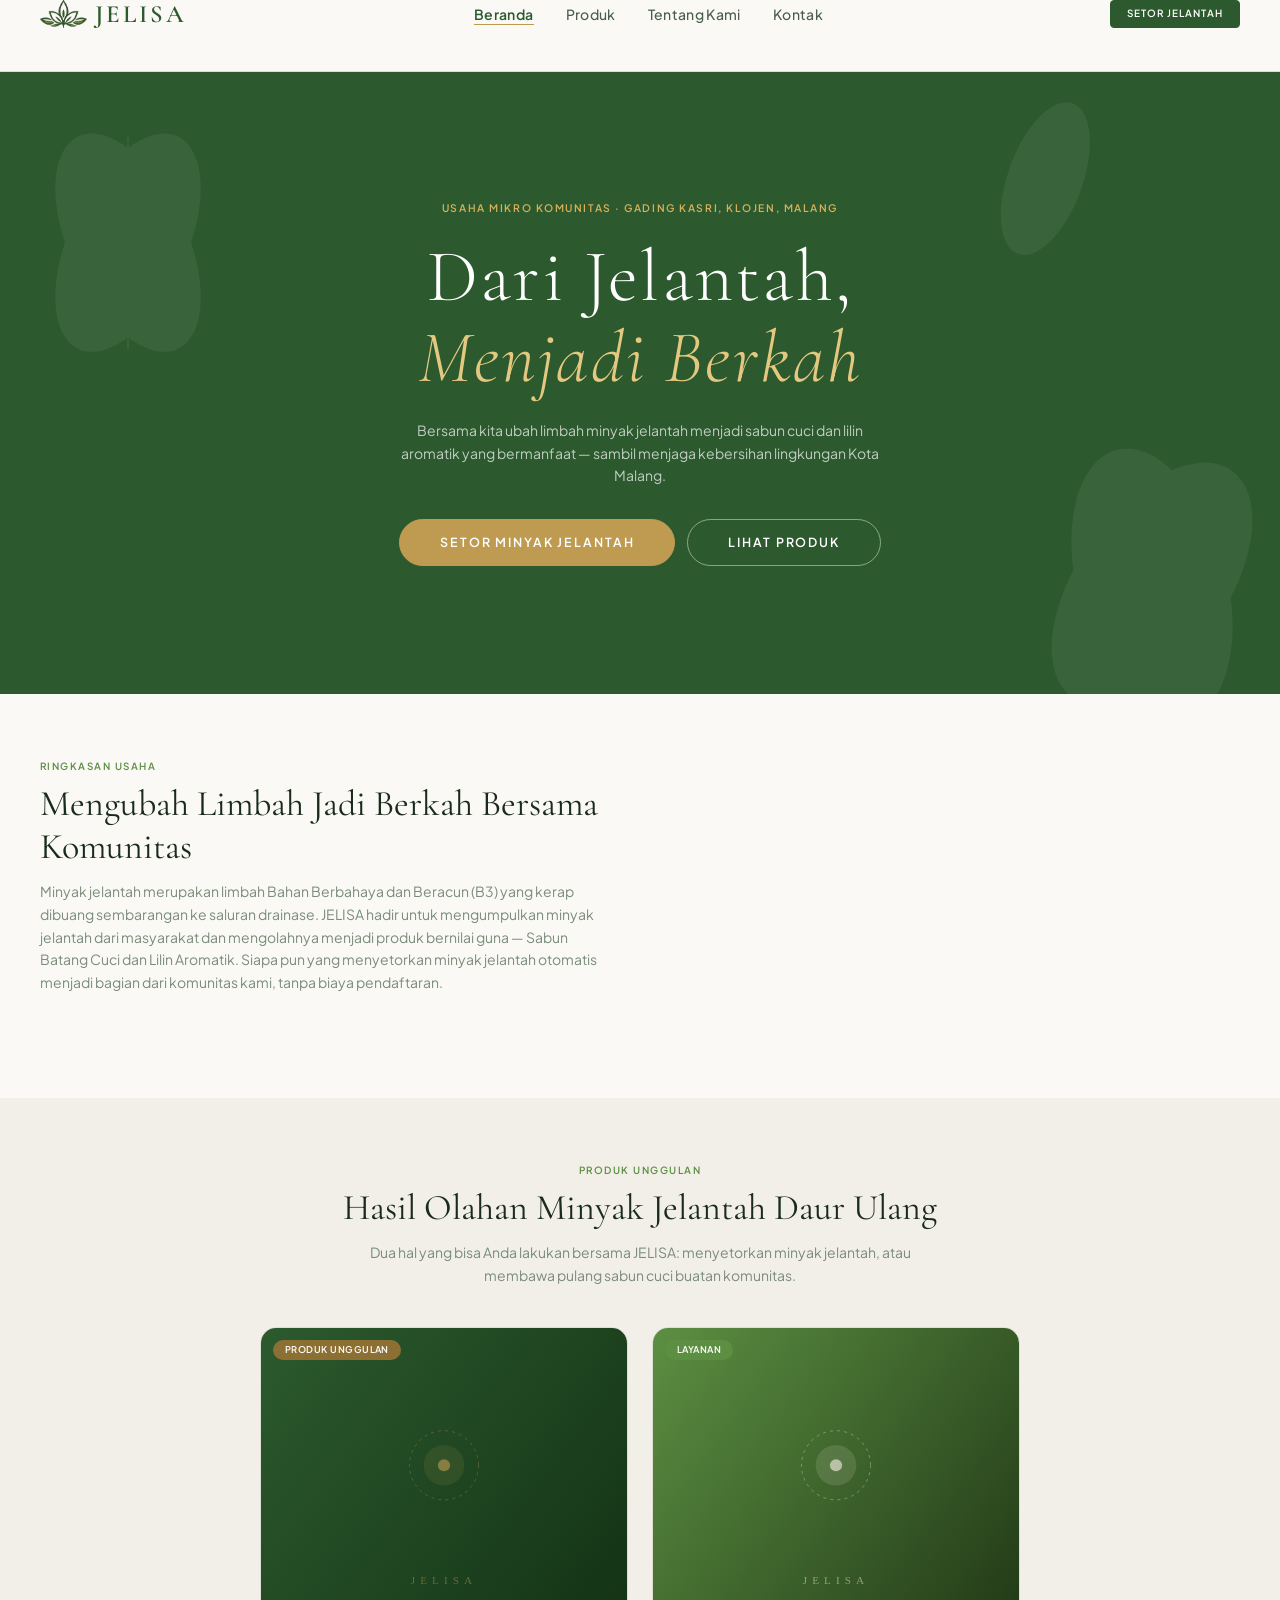
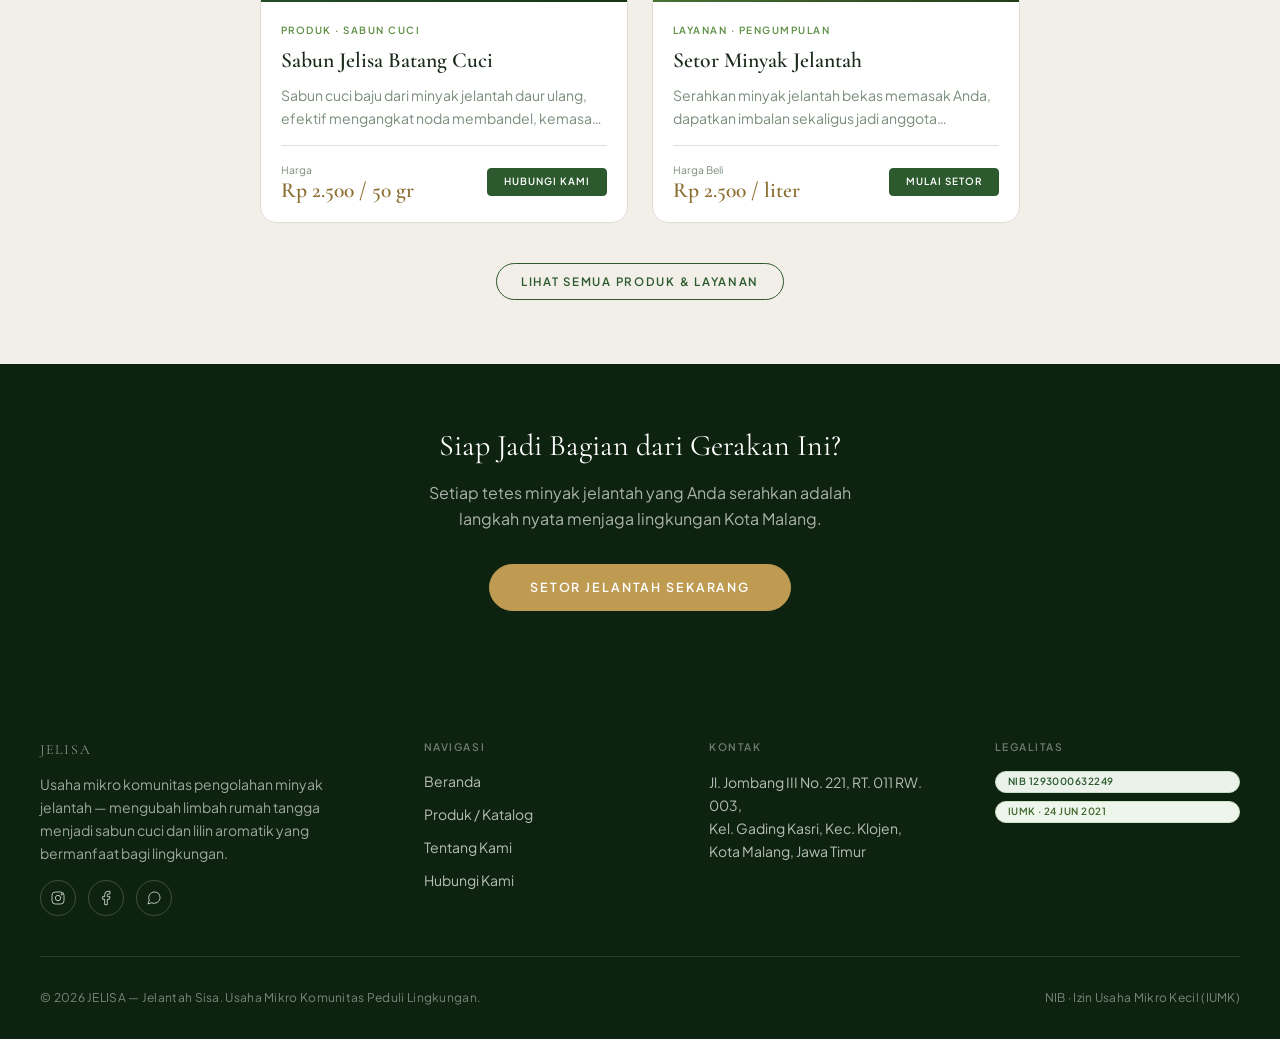
<file: index.html>
<!DOCTYPE html>
<html lang="id">
<head>
<meta charset="UTF-8">
<meta name="viewport" content="width=device-width, initial-scale=1.0">
<title>JELISA — Jelantah Sisa | Usaha Mikro Pengolahan Minyak Jelantah Malang</title>
<meta name="description" content="JELISA mengumpulkan dan mengolah minyak jelantah dari warga Kelurahan Gading Kasri, Kec. Klojen, Kota Malang menjadi sabun cuci dan lilin aromatik.">

<link rel="icon" type="image/png" href="images/logo/favicon-32.png">
<link rel="apple-touch-icon" href="images/logo/favicon-180.png">

<link rel="preconnect" href="https://fonts.googleapis.com">
<link rel="preconnect" href="https://fonts.gstatic.com" crossorigin>
<link href="https://fonts.googleapis.com/css2?family=Cormorant+Garamond:ital,wght@0,300;0,400;0,500;0,600;0,700;1,300;1,400;1,500;1,600&family=Plus+Jakarta+Sans:wght@300;400;500;600;700&display=swap" rel="stylesheet">

<link rel="stylesheet" href="css/jelisa-design-system.css">
<link rel="stylesheet" href="css/site-layout.css">
</head>
<body>
<nav class="jelisa-nav" id="mainNav" role="banner">
  <div class="container">
    <div class="jelisa-nav__inner">

      <a href="index.html" class="jelisa-nav__logo" aria-label="JELISA — Beranda">
        <img src="images/logo/jelisa-icon-nav.png" alt="" class="jelisa-nav__logo-icon">
        <span class="jelisa-nav__logo-name">JELISA</span>
      </a>

      <ul class="jelisa-nav__links" role="list">
        <li><a href="index.html" class="jelisa-nav__link" aria-current="page">Beranda</a></li>
        <li><a href="katalog.html" class="jelisa-nav__link">Produk</a></li>
        <li><a href="tentang.html" class="jelisa-nav__link">Tentang Kami</a></li>
        <li><a href="kontak.html" class="jelisa-nav__link">Kontak</a></li>
      </ul>

      <div class="jelisa-nav__actions">
        <a href="kontak.html" class="btn btn-primary btn-sm jelisa-nav__cta">Setor Jelantah</a>
        <button class="jelisa-nav__hamburger" id="navToggle" aria-expanded="false" aria-controls="mobileMenu" aria-label="Buka menu">
          <span class="jelisa-nav__hamburger-line"></span>
          <span class="jelisa-nav__hamburger-line"></span>
          <span class="jelisa-nav__hamburger-line"></span>
        </button>
      </div>
    </div>
  </div>
</nav>

<div class="jelisa-nav__mobile-menu" id="mobileMenu" role="navigation" aria-label="Menu mobile">
  <ul class="jelisa-nav__mobile-links" role="list">
    <li><a href="index.html">Beranda</a></li>
    <li><a href="katalog.html">Produk</a></li>
    <li><a href="tentang.html">Tentang Kami</a></li>
    <li><a href="kontak.html">Kontak</a></li>
  </ul>
  <div class="jelisa-nav__mobile-cta">
    <a href="kontak.html" class="btn btn-primary btn-block btn-pill">Setor Jelantah</a>
  </div>
</div>

<main class="site-main">

  <section class="hero" aria-label="Hero">
    <svg class="hero__bg" viewBox="0 0 1200 640" xmlns="http://www.w3.org/2000/svg" preserveAspectRatio="xMidYMid slice" aria-hidden="true">
      <g fill="white">
        <ellipse cx="120" cy="160" rx="55" ry="110" transform="rotate(-25 120 160)"/>
        <ellipse cx="120" cy="160" rx="55" ry="110" transform="rotate(25 120 160)"/>
        <line x1="120" y1="60" x2="120" y2="260" stroke="white" stroke-width="1.5"/>
        <ellipse cx="1080" cy="480" rx="70" ry="130" transform="rotate(-15 1080 480)"/>
        <ellipse cx="1080" cy="480" rx="70" ry="130" transform="rotate(35 1080 480)"/>
        <ellipse cx="980" cy="100" rx="35" ry="75" transform="rotate(20 980 100)"/>
      </g>
    </svg>
    <div class="hero__content">
      <p class="hero__eyebrow">Usaha Mikro Komunitas · Gading Kasri, Klojen, Malang</p>
      <h1 class="hero__title">Dari Jelantah,<br><em>Menjadi Berkah</em></h1>
      <p class="hero__sub">Bersama kita ubah limbah minyak jelantah menjadi sabun cuci dan lilin aromatik yang bermanfaat — sambil menjaga kebersihan lingkungan Kota Malang.</p>
      <div class="hero__actions">
        <a href="kontak.html" class="btn btn-accent btn-lg btn-pill">Setor Minyak Jelantah</a>
        <a href="katalog.html" class="btn btn-white-outline btn-lg btn-pill">Lihat Produk</a>
      </div>
    </div>
  </section>

  <section class="section">
    <div class="container">
      <div class="section__header is-left" style="max-width:640px">
        <p class="section__eyebrow">Ringkasan Usaha</p>
        <h2 class="section__title">Mengubah Limbah Jadi Berkah Bersama Komunitas</h2>
        <p class="section__desc">Minyak jelantah merupakan limbah Bahan Berbahaya dan Beracun (B3) yang kerap dibuang sembarangan ke saluran drainase. JELISA hadir untuk mengumpulkan minyak jelantah dari masyarakat dan mengolahnya menjadi produk bernilai guna — Sabun Batang Cuci dan Lilin Aromatik. Siapa pun yang menyetorkan minyak jelantah otomatis menjadi bagian dari komunitas kami, tanpa biaya pendaftaran.</p>
      </div>
    </div>
  </section>

  <section class="section section--alt">
    <div class="container">
      <div class="section__header">
        <p class="section__eyebrow">Produk Unggulan</p>
        <h2 class="section__title">Hasil Olahan Minyak Jelantah Daur Ulang</h2>
        <p class="section__desc" style="margin-inline:auto">Dua hal yang bisa Anda lakukan bersama JELISA: menyetorkan minyak jelantah, atau membawa pulang sabun cuci buatan komunitas.</p>
      </div>
      <div class="cards-grid" style="max-width:760px;margin-inline:auto">
        <div class="card-product">
          <div class="card-product__image-wrap">
            <svg viewBox="0 0 360 270" fill="none" xmlns="http://www.w3.org/2000/svg" style="width:100%;height:100%" role="img" aria-label="Sabun Jelisa Batang Cuci">
              <defs>
                <linearGradient id="g-Sab" x1="0" y1="0" x2="360" y2="270" gradientUnits="userSpaceOnUse">
                  <stop stop-color="#2C5A2E"/><stop offset="1" stop-color="#143415"/>
                </linearGradient>
              </defs>
              <rect width="360" height="270" fill="url(#g-Sab)"/>
              <circle cx="180" cy="135" r="34" stroke="#BF9B52" stroke-width=".9" opacity=".35" stroke-dasharray="3 4"/>
              <circle cx="180" cy="135" r="20" fill="#BF9B52" opacity=".12"/>
              <circle cx="180" cy="135" r="6" fill="#BF9B52" opacity=".6"/>
              <text x="180" y="252" text-anchor="middle" font-family="Georgia,serif" font-size="11" fill="#BF9B52" opacity=".45" letter-spacing="5">JELISA</text>
            </svg>
            <span class="card-product__badge card-product__badge--bestseller">Produk Unggulan</span>
          </div>
          <div class="card-product__body">
            <p class="card-product__category">Produk · Sabun Cuci</p>
            <h3 class="card-product__name">Sabun Jelisa Batang Cuci</h3>
            <p class="card-product__desc">Sabun cuci baju dari minyak jelantah daur ulang, efektif mengangkat noda membandel, kemasan 50 gram.</p>
            <div class="card-product__divider"></div>
            <div class="card-product__footer">
              <div class="card-product__price">
                <span class="card-product__rating-count" style="font-size:.65rem">Harga</span>
                <span class="card-product__price-current">Rp 2.500 / 50 gr</span>
              </div>
              <a href="kontak.html" class="btn btn-primary btn-sm">Hubungi Kami</a>
            </div>
          </div>
        </div>
        <div class="card-product">
          <div class="card-product__image-wrap">
            <svg viewBox="0 0 360 270" fill="none" xmlns="http://www.w3.org/2000/svg" style="width:100%;height:100%" role="img" aria-label="Setor Minyak Jelantah">
              <defs>
                <linearGradient id="g-Set" x1="0" y1="0" x2="360" y2="270" gradientUnits="userSpaceOnUse">
                  <stop stop-color="#5C8F42"/><stop offset="1" stop-color="#233C18"/>
                </linearGradient>
              </defs>
              <rect width="360" height="270" fill="url(#g-Set)"/>
              <circle cx="180" cy="135" r="34" stroke="#FAF4E6" stroke-width=".9" opacity=".35" stroke-dasharray="3 4"/>
              <circle cx="180" cy="135" r="20" fill="#FAF4E6" opacity=".12"/>
              <circle cx="180" cy="135" r="6" fill="#FAF4E6" opacity=".6"/>
              <text x="180" y="252" text-anchor="middle" font-family="Georgia,serif" font-size="11" fill="#FAF4E6" opacity=".45" letter-spacing="5">JELISA</text>
            </svg>
            <span class="card-product__badge card-product__badge--new">Layanan</span>
          </div>
          <div class="card-product__body">
            <p class="card-product__category">Layanan · Pengumpulan</p>
            <h3 class="card-product__name">Setor Minyak Jelantah</h3>
            <p class="card-product__desc">Serahkan minyak jelantah bekas memasak Anda, dapatkan imbalan sekaligus jadi anggota komunitas JELISA.</p>
            <div class="card-product__divider"></div>
            <div class="card-product__footer">
              <div class="card-product__price">
                <span class="card-product__rating-count" style="font-size:.65rem">Harga Beli</span>
                <span class="card-product__price-current">Rp 2.500 / liter</span>
              </div>
              <a href="kontak.html" class="btn btn-primary btn-sm">Mulai Setor</a>
            </div>
          </div>
        </div>
      </div>
      <div style="text-align:center;margin-block-start:var(--space-10)">
        <a href="katalog.html" class="btn btn-secondary btn-pill">Lihat Semua Produk &amp; Layanan</a>
      </div>
    </div>
  </section>

  <section class="section" style="background:var(--jelisa-primary-900);text-align:center">
    <div class="container">
      <h2 style="font-family:var(--font-heading);font-size:var(--text-3xl);color:#fff;margin-block-end:var(--space-4)">Siap Jadi Bagian dari Gerakan Ini?</h2>
      <p style="color:rgba(255,255,255,.65);max-width:480px;margin-inline:auto;margin-block-end:var(--space-8)">Setiap tetes minyak jelantah yang Anda serahkan adalah langkah nyata menjaga lingkungan Kota Malang.</p>
      <a href="kontak.html" class="btn btn-accent btn-lg btn-pill">Setor Jelantah Sekarang</a>
    </div>
  </section>

</main>

<footer class="site-footer" role="contentinfo">
  <div class="container">
    <div class="site-footer__grid">

      <div class="site-footer__brand">
        <p class="site-footer__logo">JELISA</p>
        <p>Usaha mikro komunitas pengolahan minyak jelantah — mengubah limbah rumah tangga menjadi sabun cuci dan lilin aromatik yang bermanfaat bagi lingkungan.</p>
        <!-- Placeholder akun media sosial: ganti href="#" dengan tautan resmi JELISA -->
        <div class="site-footer__social">
          <a href="#" aria-label="Instagram JELISA">
            <svg width="16" height="16" viewBox="0 0 24 24" fill="none" stroke="currentColor" stroke-width="1.5"><rect x="3" y="3" width="18" height="18" rx="5"/><circle cx="12" cy="12" r="4"/><circle cx="17.5" cy="6.5" r="1"/></svg>
          </a>
          <a href="#" aria-label="Facebook JELISA">
            <svg width="16" height="16" viewBox="0 0 24 24" fill="none" stroke="currentColor" stroke-width="1.5"><path d="M18 2h-3a5 5 0 0 0-5 5v3H7v4h3v8h4v-8h3l1-4h-4V7a1 1 0 0 1 1-1h3z"/></svg>
          </a>
          <a href="#" aria-label="WhatsApp JELISA">
            <svg width="16" height="16" viewBox="0 0 24 24" fill="none" stroke="currentColor" stroke-width="1.5"><path d="M21 11.5a8.38 8.38 0 0 1-.9 3.8 8.5 8.5 0 0 1-7.6 4.7 8.38 8.38 0 0 1-3.8-.9L3 21l1.9-5.7a8.38 8.38 0 0 1-.9-3.8 8.5 8.5 0 0 1 4.7-7.6 8.38 8.38 0 0 1 3.8-.9h.5a8.48 8.48 0 0 1 8 8v.5z"/></svg>
          </a>
        </div>
      </div>

      <div>
        <p class="site-footer__heading">Navigasi</p>
        <nav class="site-footer__links">
          <a href="index.html">Beranda</a>
          <a href="katalog.html">Produk / Katalog</a>
          <a href="tentang.html">Tentang Kami</a>
          <a href="kontak.html">Hubungi Kami</a>
        </nav>
      </div>

      <div>
        <p class="site-footer__heading">Kontak</p>
        <p class="site-footer__address">
          Jl. Jombang III No. 221, RT. 011 RW. 003,<br>
          Kel. Gading Kasri, Kec. Klojen,<br>
          Kota Malang, Jawa Timur
        </p>
      </div>

      <div>
        <p class="site-footer__heading">Legalitas</p>
        <div style="display:flex;flex-direction:column;gap:8px">
          <span class="badge badge-primary">NIB 1293000632249</span>
          <span class="badge badge-secondary">IUMK · 24 Jun 2021</span>
        </div>
      </div>

    </div>

    <div class="site-footer__bottom">
      <span>© 2026 JELISA — Jelantah Sisa. Usaha Mikro Komunitas Peduli Lingkungan.</span>
      <span>NIB · Izin Usaha Mikro Kecil (IUMK)</span>
    </div>
  </div>
</footer>

<script src="js/site-nav.js"></script>
<script src="js/site-whatsapp.js"></script>
</body>
</html>
</file>
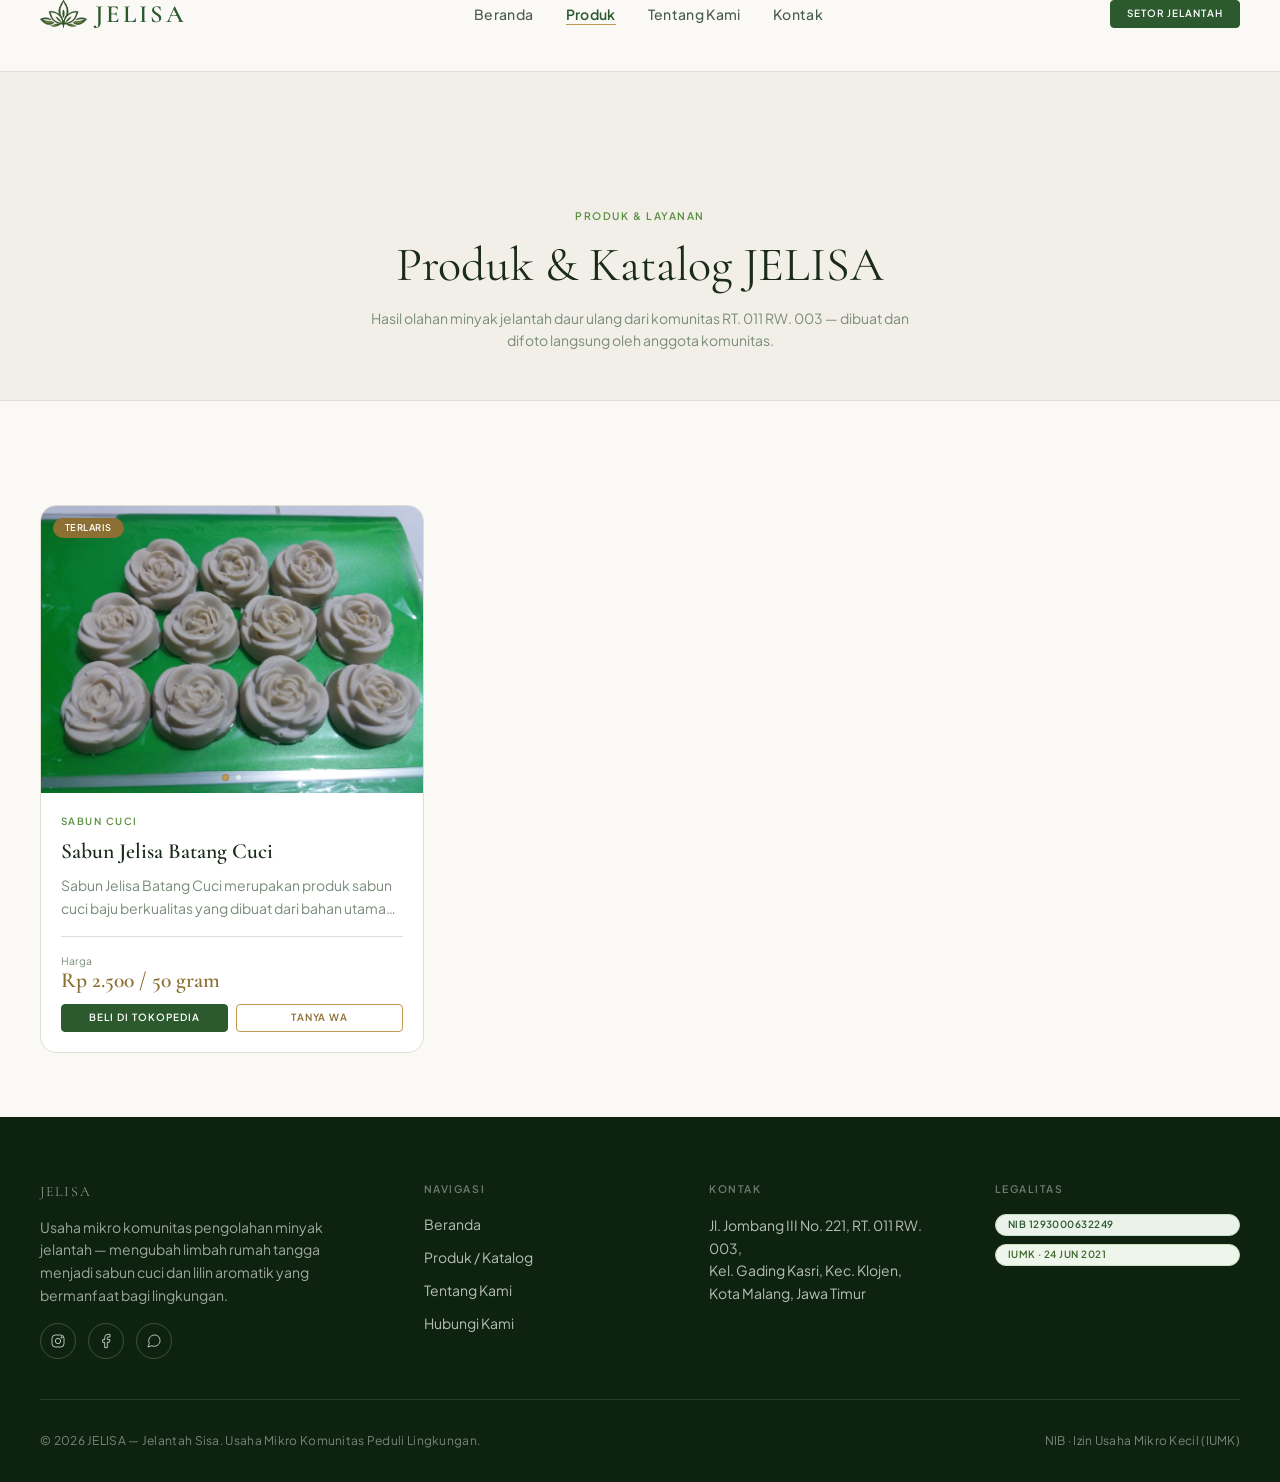
<file: katalog.html>
<!DOCTYPE html>
<html lang="id">
<head>
<meta charset="UTF-8">
<meta name="viewport" content="width=device-width, initial-scale=1.0">
<title>Produk & Katalog — JELISA</title>
<meta name="description" content="Katalog produk dan layanan JELISA: sabun cuci dari minyak jelantah daur ulang, dibuat oleh komunitas Kelurahan Gading Kasri, Kota Malang.">

<link rel="icon" type="image/png" href="images/logo/favicon-32.png">
<link rel="apple-touch-icon" href="images/logo/favicon-180.png">

<link rel="preconnect" href="https://fonts.googleapis.com">
<link rel="preconnect" href="https://fonts.gstatic.com" crossorigin>
<link href="https://fonts.googleapis.com/css2?family=Cormorant+Garamond:ital,wght@0,300;0,400;0,500;0,600;0,700;1,300;1,400;1,500;1,600&family=Plus+Jakarta+Sans:wght@300;400;500;600;700&display=swap" rel="stylesheet">

<link rel="stylesheet" href="css/jelisa-design-system.css">
<link rel="stylesheet" href="css/site-layout.css">
</head>
<body>
<nav class="jelisa-nav" id="mainNav" role="banner">
  <div class="container">
    <div class="jelisa-nav__inner">

      <a href="index.html" class="jelisa-nav__logo" aria-label="JELISA — Beranda">
        <img src="images/logo/jelisa-icon-nav.png" alt="" class="jelisa-nav__logo-icon">
        <span class="jelisa-nav__logo-name">JELISA</span>
      </a>

      <ul class="jelisa-nav__links" role="list">
        <li><a href="index.html" class="jelisa-nav__link">Beranda</a></li>
        <li><a href="katalog.html" class="jelisa-nav__link" aria-current="page">Produk</a></li>
        <li><a href="tentang.html" class="jelisa-nav__link">Tentang Kami</a></li>
        <li><a href="kontak.html" class="jelisa-nav__link">Kontak</a></li>
      </ul>

      <div class="jelisa-nav__actions">
        <a href="kontak.html" class="btn btn-primary btn-sm jelisa-nav__cta">Setor Jelantah</a>
        <button class="jelisa-nav__hamburger" id="navToggle" aria-expanded="false" aria-controls="mobileMenu" aria-label="Buka menu">
          <span class="jelisa-nav__hamburger-line"></span>
          <span class="jelisa-nav__hamburger-line"></span>
          <span class="jelisa-nav__hamburger-line"></span>
        </button>
      </div>
    </div>
  </div>
</nav>

<div class="jelisa-nav__mobile-menu" id="mobileMenu" role="navigation" aria-label="Menu mobile">
  <ul class="jelisa-nav__mobile-links" role="list">
    <li><a href="index.html">Beranda</a></li>
    <li><a href="katalog.html">Produk</a></li>
    <li><a href="tentang.html">Tentang Kami</a></li>
    <li><a href="kontak.html">Kontak</a></li>
  </ul>
  <div class="jelisa-nav__mobile-cta">
    <a href="kontak.html" class="btn btn-primary btn-block btn-pill">Setor Jelantah</a>
  </div>
</div>

<main class="site-main">

  <header class="page-header">
    <div class="container">
      <p class="page-header__eyebrow">Produk & Layanan</p>
      <h1 class="page-header__title">Produk &amp; Katalog JELISA</h1>
      <p class="page-header__desc">Hasil olahan minyak jelantah daur ulang dari komunitas RT. 011 RW. 003 — dibuat dan difoto langsung oleh anggota komunitas.</p>
    </div>
  </header>

  <section class="section">
    <div class="container">

      <!-- Filter kategori: hanya muncul otomatis lewat JS jika produk > 8 -->
      <div class="filter-bar" id="filterBar" hidden></div>

      <div class="cards-grid cards-grid--3" id="productGrid"></div>

      <p id="emptyState" class="section__desc" style="text-align:center;margin-inline:auto;display:none">
        Tidak ada produk pada kategori ini.
      </p>
    </div>
  </section>

  <script>
  // ============================================================
  // DATA PRODUK
  // Tambah produk baru = tambah satu objek di array ini.
  // Tidak perlu menulis HTML kartu secara manual.
  // ============================================================
  const PRODUCTS = [
    {
      id: "sabun-jelisa-batang-cuci",
      name: "Sabun Jelisa Batang Cuci",
      category: "sabun-cuci",
      categoryLabel: "Sabun Cuci",
      priceLabel: "Harga",
      price: "Rp 2.500 / 50 gram",
      desc: "Sabun Jelisa Batang Cuci merupakan produk sabun cuci baju berkualitas yang dibuat dari bahan utama minyak jelantah hasil daur ulang. Diproduksi secara teliti oleh pengurus dan anggota komunitas JELISA, sabun ini mengandung bahan-bahan yang efektif membersihkan noda pakaian sekaligus ramah lingkungan.",
      badge: "terlaris",
      images: ["images/produk/Foto_5.jpeg", "images/produk/Foto_4.jpeg"],
      buyLink: "https://tk.tokopedia.com/ZSCj5KEAo/",
      waNumber: "62881026130704", // dari 0881026130704
    },
  ];

  const BADGE_LABELS = { terlaris: "Terlaris", baru: "Baru" };
  const BADGE_CLASS  = { terlaris: "card-product__badge--bestseller", baru: "card-product__badge--new" };

  function buildCard(p) {
    const badge = p.badge
      ? `<span class="card-product__badge ${BADGE_CLASS[p.badge] || ""}">${BADGE_LABELS[p.badge] || p.badge}</span>`
      : "";

    const dots = p.images.length > 1
      ? `<div class="card-product__gallery-dots">` +
        p.images.map((_, i) => `<button class="gallery-dot${i === 0 ? " is-active" : ""}" data-idx="${i}" aria-label="Foto ${i + 1}"></button>`).join("") +
        `</div>`
      : "";

    const waBtn = p.waNumber
      ? `<a href="https://wa.me/${p.waNumber}?text=${encodeURIComponent("Halo, saya ingin menanyakan produk " + p.name)}" target="_blank" rel="noopener" class="btn btn-accent-outline btn-sm">Tanya WA</a>`
      : `<button class="btn btn-accent-outline btn-sm" disabled title="Nomor WhatsApp JELISA belum diisi pada data produk">Tanya WA</button>`;

    return `
      <div class="card-product" data-category="${p.category}">
        <div class="card-product__image-wrap">
          <img class="card-product__image" data-id="${p.id}" src="${p.images[0]}" alt="${p.name}" loading="lazy">
          ${badge}
          ${dots}
        </div>
        <div class="card-product__body">
          <p class="card-product__category">${p.categoryLabel}</p>
          <h3 class="card-product__name">${p.name}</h3>
          <p class="card-product__desc">${p.desc}</p>
          <div class="card-product__divider"></div>
          <div class="card-product__footer card-product__footer--stack">
            <div class="card-product__price">
              <span class="card-product__rating-count" style="font-size:.65rem">${p.priceLabel}</span>
              <span class="card-product__price-current">${p.price}</span>
            </div>
            <div class="card-product__actions">
              <a href="${p.buyLink}" target="_blank" rel="noopener" class="btn btn-primary btn-sm">Beli di Tokopedia</a>
              ${waBtn}
            </div>
          </div>
        </div>
      </div>`;
  }

  function render(filterCategory) {
    const grid = document.getElementById("productGrid");
    const list = filterCategory && filterCategory !== "semua"
      ? PRODUCTS.filter(p => p.category === filterCategory)
      : PRODUCTS;
    grid.innerHTML = list.map(buildCard).join("");
    document.getElementById("emptyState").style.display = list.length ? "none" : "block";

    // Gallery dot listeners (re-bind setiap render karena innerHTML diganti)
    grid.querySelectorAll(".card-product").forEach(card => {
      const product = PRODUCTS.find(p => p.id === card.querySelector("img").dataset.id);
      card.querySelectorAll(".gallery-dot").forEach(dot => {
        dot.addEventListener("click", () => {
          const idx = Number(dot.dataset.idx);
          card.querySelector("img").src = product.images[idx];
          card.querySelectorAll(".gallery-dot").forEach((d, i) => d.classList.toggle("is-active", i === idx));
        });
      });
    });
  }

  // Filter kategori hanya muncul jika produk > 8 (sesuai ketentuan)
  const categories = [...new Map(PRODUCTS.map(p => [p.category, p.categoryLabel])).entries()];
  if (PRODUCTS.length > 8 && categories.length > 1) {
    const bar = document.getElementById("filterBar");
    bar.hidden = false;
    const pills = [["semua", "Semua"], ...categories];
    bar.innerHTML = pills.map(([val, label], i) =>
      `<button class="filter-pill${i === 0 ? " is-active" : ""}" data-cat="${val}">${label}</button>`
    ).join("");
    bar.querySelectorAll(".filter-pill").forEach(pill => {
      pill.addEventListener("click", () => {
        bar.querySelectorAll(".filter-pill").forEach(p => p.classList.remove("is-active"));
        pill.classList.add("is-active");
        render(pill.dataset.cat);
      });
    });
  }

  render();
  </script>

</main>

<footer class="site-footer" role="contentinfo">
  <div class="container">
    <div class="site-footer__grid">

      <div class="site-footer__brand">
        <p class="site-footer__logo">JELISA</p>
        <p>Usaha mikro komunitas pengolahan minyak jelantah — mengubah limbah rumah tangga menjadi sabun cuci dan lilin aromatik yang bermanfaat bagi lingkungan.</p>
        <!-- Placeholder akun media sosial: ganti href="#" dengan tautan resmi JELISA -->
        <div class="site-footer__social">
          <a href="#" aria-label="Instagram JELISA">
            <svg width="16" height="16" viewBox="0 0 24 24" fill="none" stroke="currentColor" stroke-width="1.5"><rect x="3" y="3" width="18" height="18" rx="5"/><circle cx="12" cy="12" r="4"/><circle cx="17.5" cy="6.5" r="1"/></svg>
          </a>
          <a href="#" aria-label="Facebook JELISA">
            <svg width="16" height="16" viewBox="0 0 24 24" fill="none" stroke="currentColor" stroke-width="1.5"><path d="M18 2h-3a5 5 0 0 0-5 5v3H7v4h3v8h4v-8h3l1-4h-4V7a1 1 0 0 1 1-1h3z"/></svg>
          </a>
          <a href="#" aria-label="WhatsApp JELISA">
            <svg width="16" height="16" viewBox="0 0 24 24" fill="none" stroke="currentColor" stroke-width="1.5"><path d="M21 11.5a8.38 8.38 0 0 1-.9 3.8 8.5 8.5 0 0 1-7.6 4.7 8.38 8.38 0 0 1-3.8-.9L3 21l1.9-5.7a8.38 8.38 0 0 1-.9-3.8 8.5 8.5 0 0 1 4.7-7.6 8.38 8.38 0 0 1 3.8-.9h.5a8.48 8.48 0 0 1 8 8v.5z"/></svg>
          </a>
        </div>
      </div>

      <div>
        <p class="site-footer__heading">Navigasi</p>
        <nav class="site-footer__links">
          <a href="index.html">Beranda</a>
          <a href="katalog.html">Produk / Katalog</a>
          <a href="tentang.html">Tentang Kami</a>
          <a href="kontak.html">Hubungi Kami</a>
        </nav>
      </div>

      <div>
        <p class="site-footer__heading">Kontak</p>
        <p class="site-footer__address">
          Jl. Jombang III No. 221, RT. 011 RW. 003,<br>
          Kel. Gading Kasri, Kec. Klojen,<br>
          Kota Malang, Jawa Timur
        </p>
      </div>

      <div>
        <p class="site-footer__heading">Legalitas</p>
        <div style="display:flex;flex-direction:column;gap:8px">
          <span class="badge badge-primary">NIB 1293000632249</span>
          <span class="badge badge-secondary">IUMK · 24 Jun 2021</span>
        </div>
      </div>

    </div>

    <div class="site-footer__bottom">
      <span>© 2026 JELISA — Jelantah Sisa. Usaha Mikro Komunitas Peduli Lingkungan.</span>
      <span>NIB · Izin Usaha Mikro Kecil (IUMK)</span>
    </div>
  </div>
</footer>

<script src="js/site-nav.js"></script>
<script src="js/site-whatsapp.js"></script>
</body>
</html>
</file>
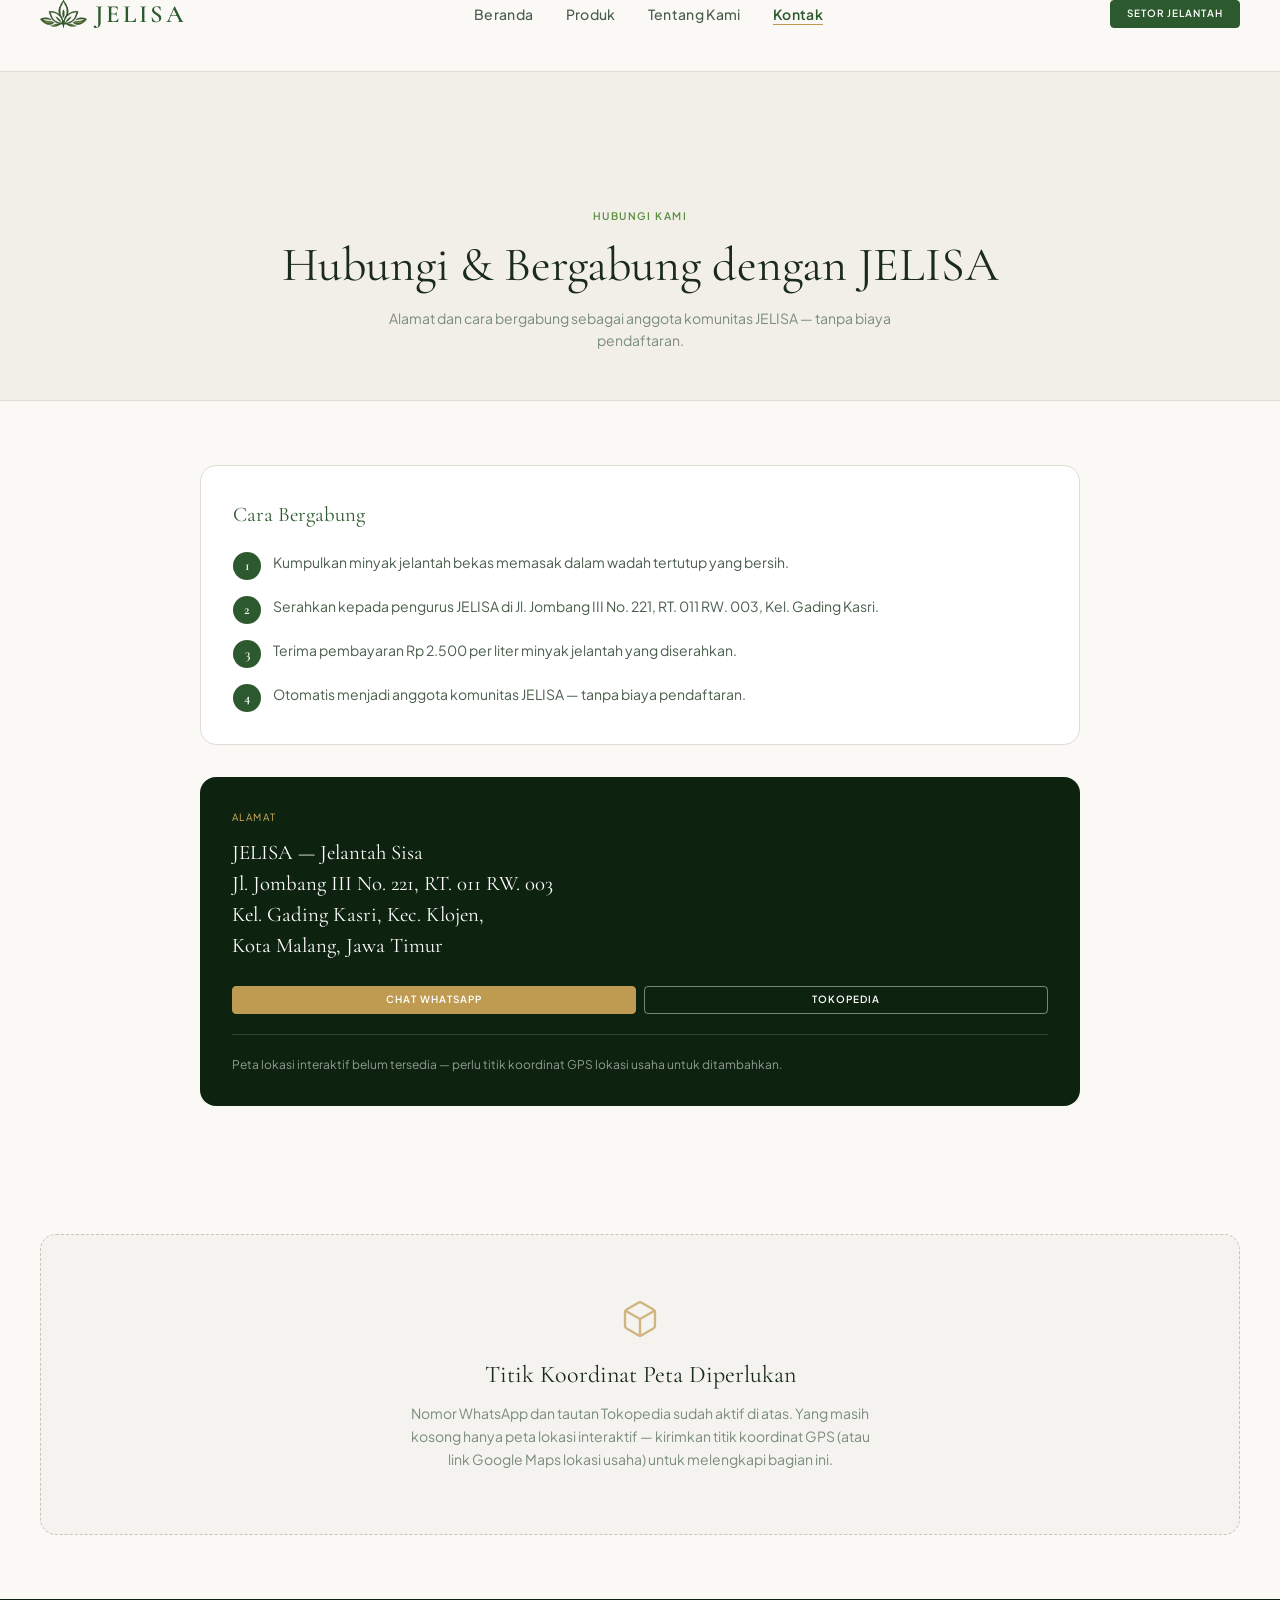
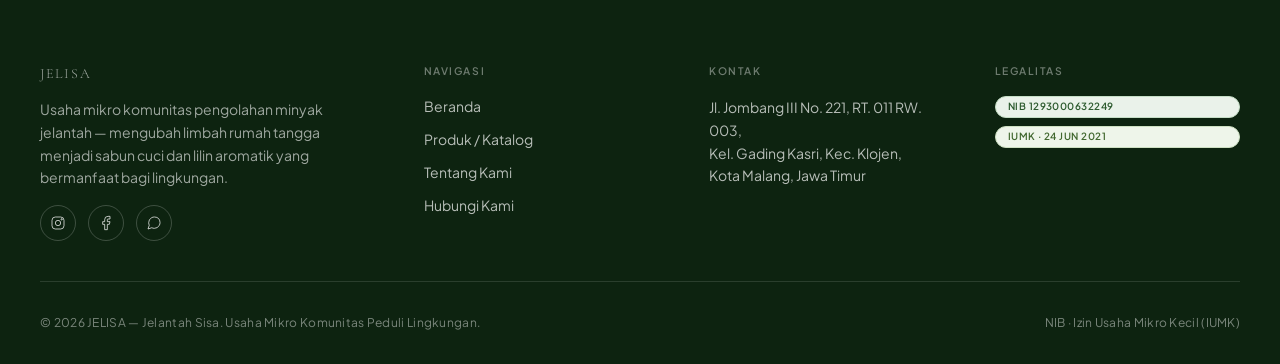
<file: kontak.html>
<!DOCTYPE html>
<html lang="id">
<head>
<meta charset="UTF-8">
<meta name="viewport" content="width=device-width, initial-scale=1.0">
<title>Hubungi Kami — JELISA</title>
<meta name="description" content="Alamat, cara bergabung, dan kontak JELISA — usaha mikro komunitas pengolahan minyak jelantah di Kota Malang.">

<link rel="icon" type="image/png" href="images/logo/favicon-32.png">
<link rel="apple-touch-icon" href="images/logo/favicon-180.png">

<link rel="preconnect" href="https://fonts.googleapis.com">
<link rel="preconnect" href="https://fonts.gstatic.com" crossorigin>
<link href="https://fonts.googleapis.com/css2?family=Cormorant+Garamond:ital,wght@0,300;0,400;0,500;0,600;0,700;1,300;1,400;1,500;1,600&family=Plus+Jakarta+Sans:wght@300;400;500;600;700&display=swap" rel="stylesheet">

<link rel="stylesheet" href="css/jelisa-design-system.css">
<link rel="stylesheet" href="css/site-layout.css">
</head>
<body>
<nav class="jelisa-nav" id="mainNav" role="banner">
  <div class="container">
    <div class="jelisa-nav__inner">

      <a href="index.html" class="jelisa-nav__logo" aria-label="JELISA — Beranda">
        <img src="images/logo/jelisa-icon-nav.png" alt="" class="jelisa-nav__logo-icon">
        <span class="jelisa-nav__logo-name">JELISA</span>
      </a>

      <ul class="jelisa-nav__links" role="list">
        <li><a href="index.html" class="jelisa-nav__link">Beranda</a></li>
        <li><a href="katalog.html" class="jelisa-nav__link">Produk</a></li>
        <li><a href="tentang.html" class="jelisa-nav__link">Tentang Kami</a></li>
        <li><a href="kontak.html" class="jelisa-nav__link" aria-current="page">Kontak</a></li>
      </ul>

      <div class="jelisa-nav__actions">
        <a href="kontak.html" class="btn btn-primary btn-sm jelisa-nav__cta">Setor Jelantah</a>
        <button class="jelisa-nav__hamburger" id="navToggle" aria-expanded="false" aria-controls="mobileMenu" aria-label="Buka menu">
          <span class="jelisa-nav__hamburger-line"></span>
          <span class="jelisa-nav__hamburger-line"></span>
          <span class="jelisa-nav__hamburger-line"></span>
        </button>
      </div>
    </div>
  </div>
</nav>

<div class="jelisa-nav__mobile-menu" id="mobileMenu" role="navigation" aria-label="Menu mobile">
  <ul class="jelisa-nav__mobile-links" role="list">
    <li><a href="index.html">Beranda</a></li>
    <li><a href="katalog.html">Produk</a></li>
    <li><a href="tentang.html">Tentang Kami</a></li>
    <li><a href="kontak.html">Kontak</a></li>
  </ul>
  <div class="jelisa-nav__mobile-cta">
    <a href="kontak.html" class="btn btn-primary btn-block btn-pill">Setor Jelantah</a>
  </div>
</div>

<main class="site-main">

  <header class="page-header">
    <div class="container">
      <p class="page-header__eyebrow">Hubungi Kami</p>
      <h1 class="page-header__title">Hubungi &amp; Bergabung dengan JELISA</h1>
      <p class="page-header__desc">Alamat dan cara bergabung sebagai anggota komunitas JELISA — tanpa biaya pendaftaran.</p>
    </div>
  </header>

  <section class="section">
    <div class="container">
      <div class="about-grid" style="display:grid;grid-template-columns:1fr;gap:var(--space-8);max-width:880px;margin-inline:auto">
        <div style="background:var(--color-surface);border:1px solid var(--color-border);border-radius:var(--radius-2xl);padding:var(--space-8)">
          <p style="font-family:var(--font-heading);font-size:1.3rem;color:var(--jelisa-primary);margin-block-end:var(--space-5)">Cara Bergabung</p>
          <ol style="display:flex;flex-direction:column;gap:var(--space-4)">
            <li style="display:flex;gap:var(--space-3);font-size:var(--text-sm);color:var(--color-text-secondary)"><span style="flex-shrink:0;width:28px;height:28px;border-radius:var(--radius-full);background:var(--jelisa-primary);color:#fff;font-family:var(--font-heading);font-weight:600;display:flex;align-items:center;justify-content:center">1</span><span>Kumpulkan minyak jelantah bekas memasak dalam wadah tertutup yang bersih.</span></li>
            <li style="display:flex;gap:var(--space-3);font-size:var(--text-sm);color:var(--color-text-secondary)"><span style="flex-shrink:0;width:28px;height:28px;border-radius:var(--radius-full);background:var(--jelisa-primary);color:#fff;font-family:var(--font-heading);font-weight:600;display:flex;align-items:center;justify-content:center">2</span><span>Serahkan kepada pengurus JELISA di Jl. Jombang III No. 221, RT. 011 RW. 003, Kel. Gading Kasri.</span></li>
            <li style="display:flex;gap:var(--space-3);font-size:var(--text-sm);color:var(--color-text-secondary)"><span style="flex-shrink:0;width:28px;height:28px;border-radius:var(--radius-full);background:var(--jelisa-primary);color:#fff;font-family:var(--font-heading);font-weight:600;display:flex;align-items:center;justify-content:center">3</span><span>Terima pembayaran Rp 2.500 per liter minyak jelantah yang diserahkan.</span></li>
            <li style="display:flex;gap:var(--space-3);font-size:var(--text-sm);color:var(--color-text-secondary)"><span style="flex-shrink:0;width:28px;height:28px;border-radius:var(--radius-full);background:var(--jelisa-primary);color:#fff;font-family:var(--font-heading);font-weight:600;display:flex;align-items:center;justify-content:center">4</span><span>Otomatis menjadi anggota komunitas JELISA — tanpa biaya pendaftaran.</span></li>
          </ol>
        </div>
        <div style="background:var(--jelisa-primary-900);color:rgba(255,255,255,.85);border-radius:var(--radius-2xl);padding:var(--space-8)">
          <p style="font-size:.62rem;letter-spacing:var(--tracking-widest);text-transform:uppercase;color:var(--jelisa-accent-300);margin-block-end:var(--space-3)">Alamat</p>
          <p style="font-family:var(--font-heading);font-size:1.3rem;line-height:1.5;margin-block-end:var(--space-6);color:#fff">JELISA — Jelantah Sisa<br>Jl. Jombang III No. 221, RT. 011 RW. 003<br>Kel. Gading Kasri, Kec. Klojen,<br>Kota Malang, Jawa Timur</p>
          <div style="display:flex;gap:var(--space-2);margin-block-end:var(--space-5)">
            <a href="https://wa.me/62881026130704?text=Halo%20JELISA%2C%20saya%20tertarik%20dengan%20produk%20Anda.%20Boleh%20saya%20tanya-tanya%3F" target="_blank" rel="noopener" class="btn btn-accent btn-sm" style="flex:1">Chat WhatsApp</a>
            <a href="https://tk.tokopedia.com/ZSCj5KEAo/" target="_blank" rel="noopener" class="btn btn-white-outline btn-sm" style="flex:1">Tokopedia</a>
          </div>
          <p style="font-size:var(--text-xs);color:rgba(255,255,255,.55);line-height:var(--leading-relaxed);border-top:1px solid rgba(255,255,255,.15);padding-block-start:var(--space-5)">Peta lokasi interaktif belum tersedia — perlu titik koordinat GPS lokasi usaha untuk ditambahkan.</p>
        </div>
      </div>
    </div>
  </section>

  <section class="section">
    <div class="container">
      <div class="placeholder-block">
        <svg class="placeholder-block__icon" viewBox="0 0 24 24" fill="none" stroke="currentColor" stroke-width="1.4" stroke-linecap="round" stroke-linejoin="round">
          <path d="M21 8a2 2 0 0 0-1-1.73l-7-4a2 2 0 0 0-2 0l-7 4A2 2 0 0 0 3 8v8a2 2 0 0 0 1 1.73l7 4a2 2 0 0 0 2 0l7-4A2 2 0 0 0 21 16Z"/>
          <path d="m3.3 7 8.7 5 8.7-5"/>
          <path d="M12 22V12"/>
        </svg>
        <p class="placeholder-block__title">Titik Koordinat Peta Diperlukan</p>
        <p class="placeholder-block__text">Nomor WhatsApp dan tautan Tokopedia sudah aktif di atas. Yang masih kosong hanya peta lokasi interaktif — kirimkan titik koordinat GPS (atau link Google Maps lokasi usaha) untuk melengkapi bagian ini.</p>
      </div>
    </div>
  </section>

</main>

<footer class="site-footer" role="contentinfo">
  <div class="container">
    <div class="site-footer__grid">

      <div class="site-footer__brand">
        <p class="site-footer__logo">JELISA</p>
        <p>Usaha mikro komunitas pengolahan minyak jelantah — mengubah limbah rumah tangga menjadi sabun cuci dan lilin aromatik yang bermanfaat bagi lingkungan.</p>
        <!-- Placeholder akun media sosial: ganti href="#" dengan tautan resmi JELISA -->
        <div class="site-footer__social">
          <a href="#" aria-label="Instagram JELISA">
            <svg width="16" height="16" viewBox="0 0 24 24" fill="none" stroke="currentColor" stroke-width="1.5"><rect x="3" y="3" width="18" height="18" rx="5"/><circle cx="12" cy="12" r="4"/><circle cx="17.5" cy="6.5" r="1"/></svg>
          </a>
          <a href="#" aria-label="Facebook JELISA">
            <svg width="16" height="16" viewBox="0 0 24 24" fill="none" stroke="currentColor" stroke-width="1.5"><path d="M18 2h-3a5 5 0 0 0-5 5v3H7v4h3v8h4v-8h3l1-4h-4V7a1 1 0 0 1 1-1h3z"/></svg>
          </a>
          <a href="#" aria-label="WhatsApp JELISA">
            <svg width="16" height="16" viewBox="0 0 24 24" fill="none" stroke="currentColor" stroke-width="1.5"><path d="M21 11.5a8.38 8.38 0 0 1-.9 3.8 8.5 8.5 0 0 1-7.6 4.7 8.38 8.38 0 0 1-3.8-.9L3 21l1.9-5.7a8.38 8.38 0 0 1-.9-3.8 8.5 8.5 0 0 1 4.7-7.6 8.38 8.38 0 0 1 3.8-.9h.5a8.48 8.48 0 0 1 8 8v.5z"/></svg>
          </a>
        </div>
      </div>

      <div>
        <p class="site-footer__heading">Navigasi</p>
        <nav class="site-footer__links">
          <a href="index.html">Beranda</a>
          <a href="katalog.html">Produk / Katalog</a>
          <a href="tentang.html">Tentang Kami</a>
          <a href="kontak.html">Hubungi Kami</a>
        </nav>
      </div>

      <div>
        <p class="site-footer__heading">Kontak</p>
        <p class="site-footer__address">
          Jl. Jombang III No. 221, RT. 011 RW. 003,<br>
          Kel. Gading Kasri, Kec. Klojen,<br>
          Kota Malang, Jawa Timur
        </p>
      </div>

      <div>
        <p class="site-footer__heading">Legalitas</p>
        <div style="display:flex;flex-direction:column;gap:8px">
          <span class="badge badge-primary">NIB 1293000632249</span>
          <span class="badge badge-secondary">IUMK · 24 Jun 2021</span>
        </div>
      </div>

    </div>

    <div class="site-footer__bottom">
      <span>© 2026 JELISA — Jelantah Sisa. Usaha Mikro Komunitas Peduli Lingkungan.</span>
      <span>NIB · Izin Usaha Mikro Kecil (IUMK)</span>
    </div>
  </div>
</footer>

<script src="js/site-nav.js"></script>
<script src="js/site-whatsapp.js"></script>
</body>
</html>
</file>
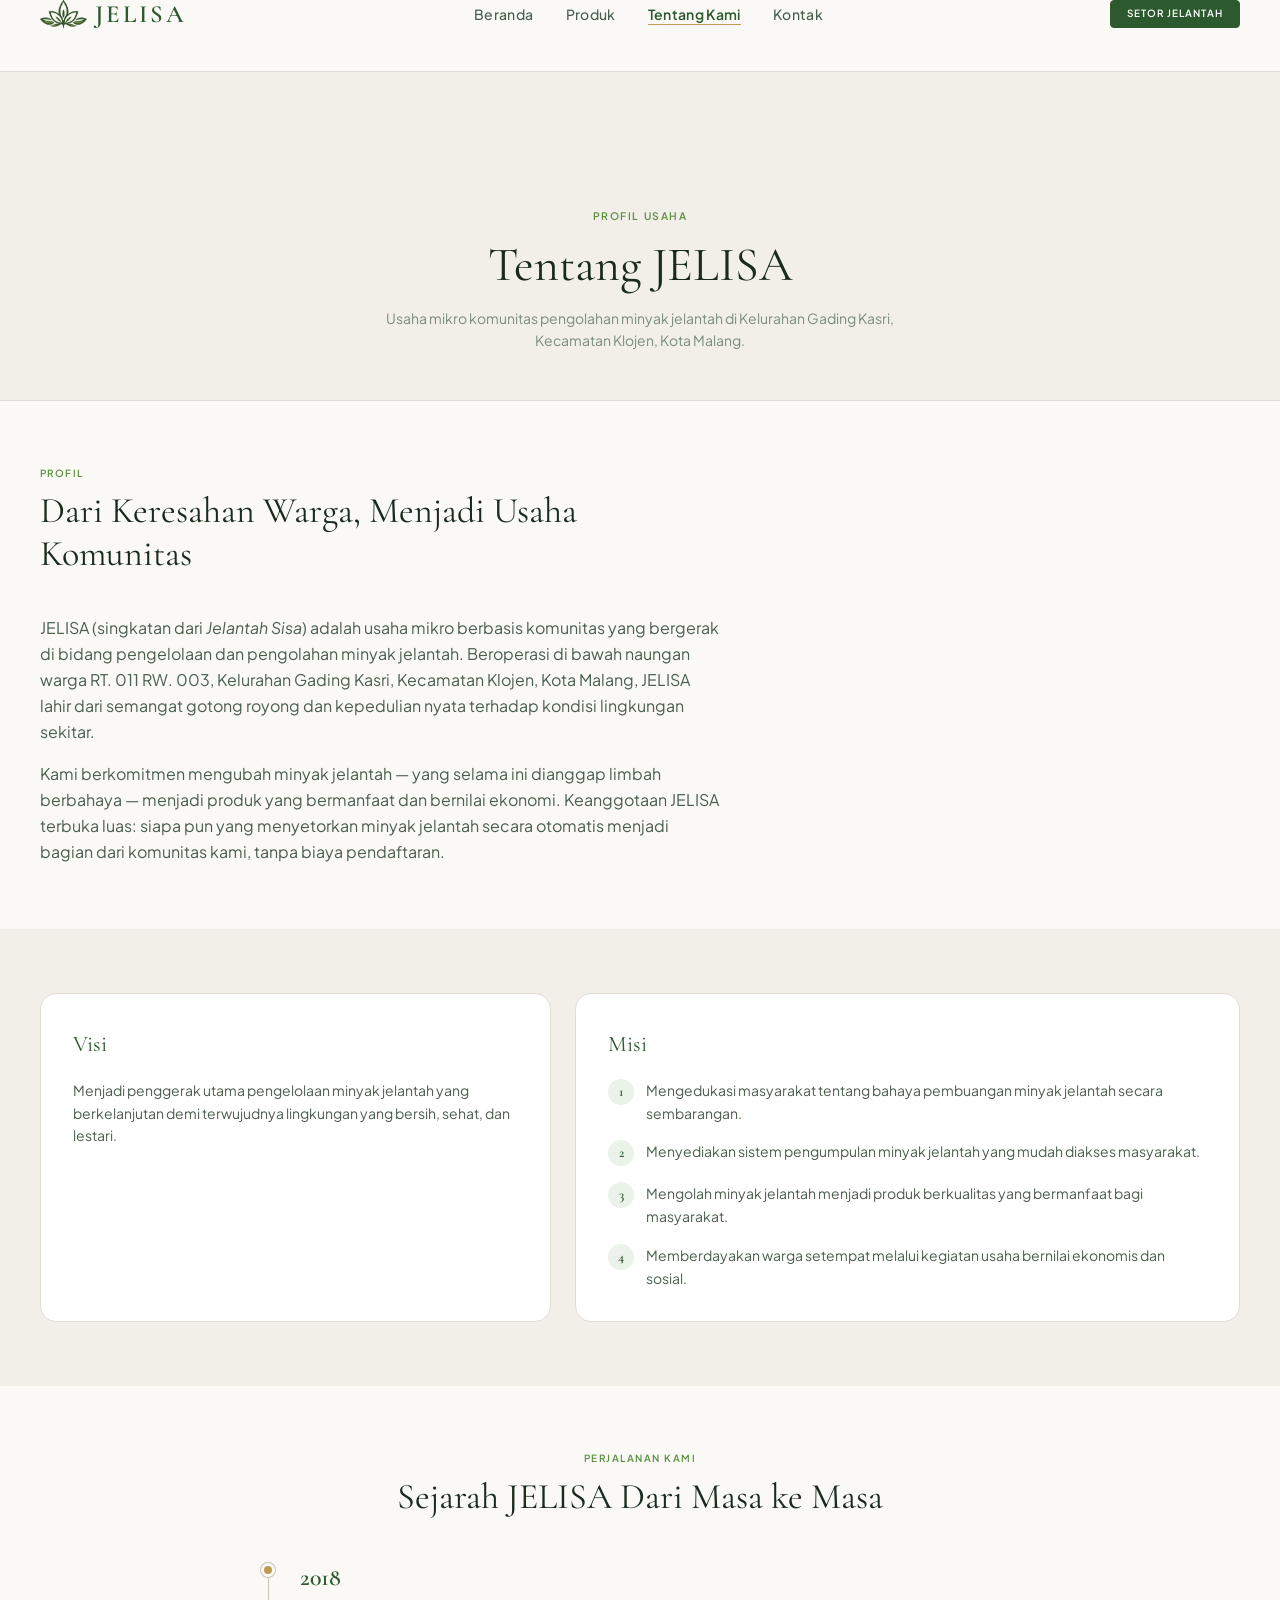
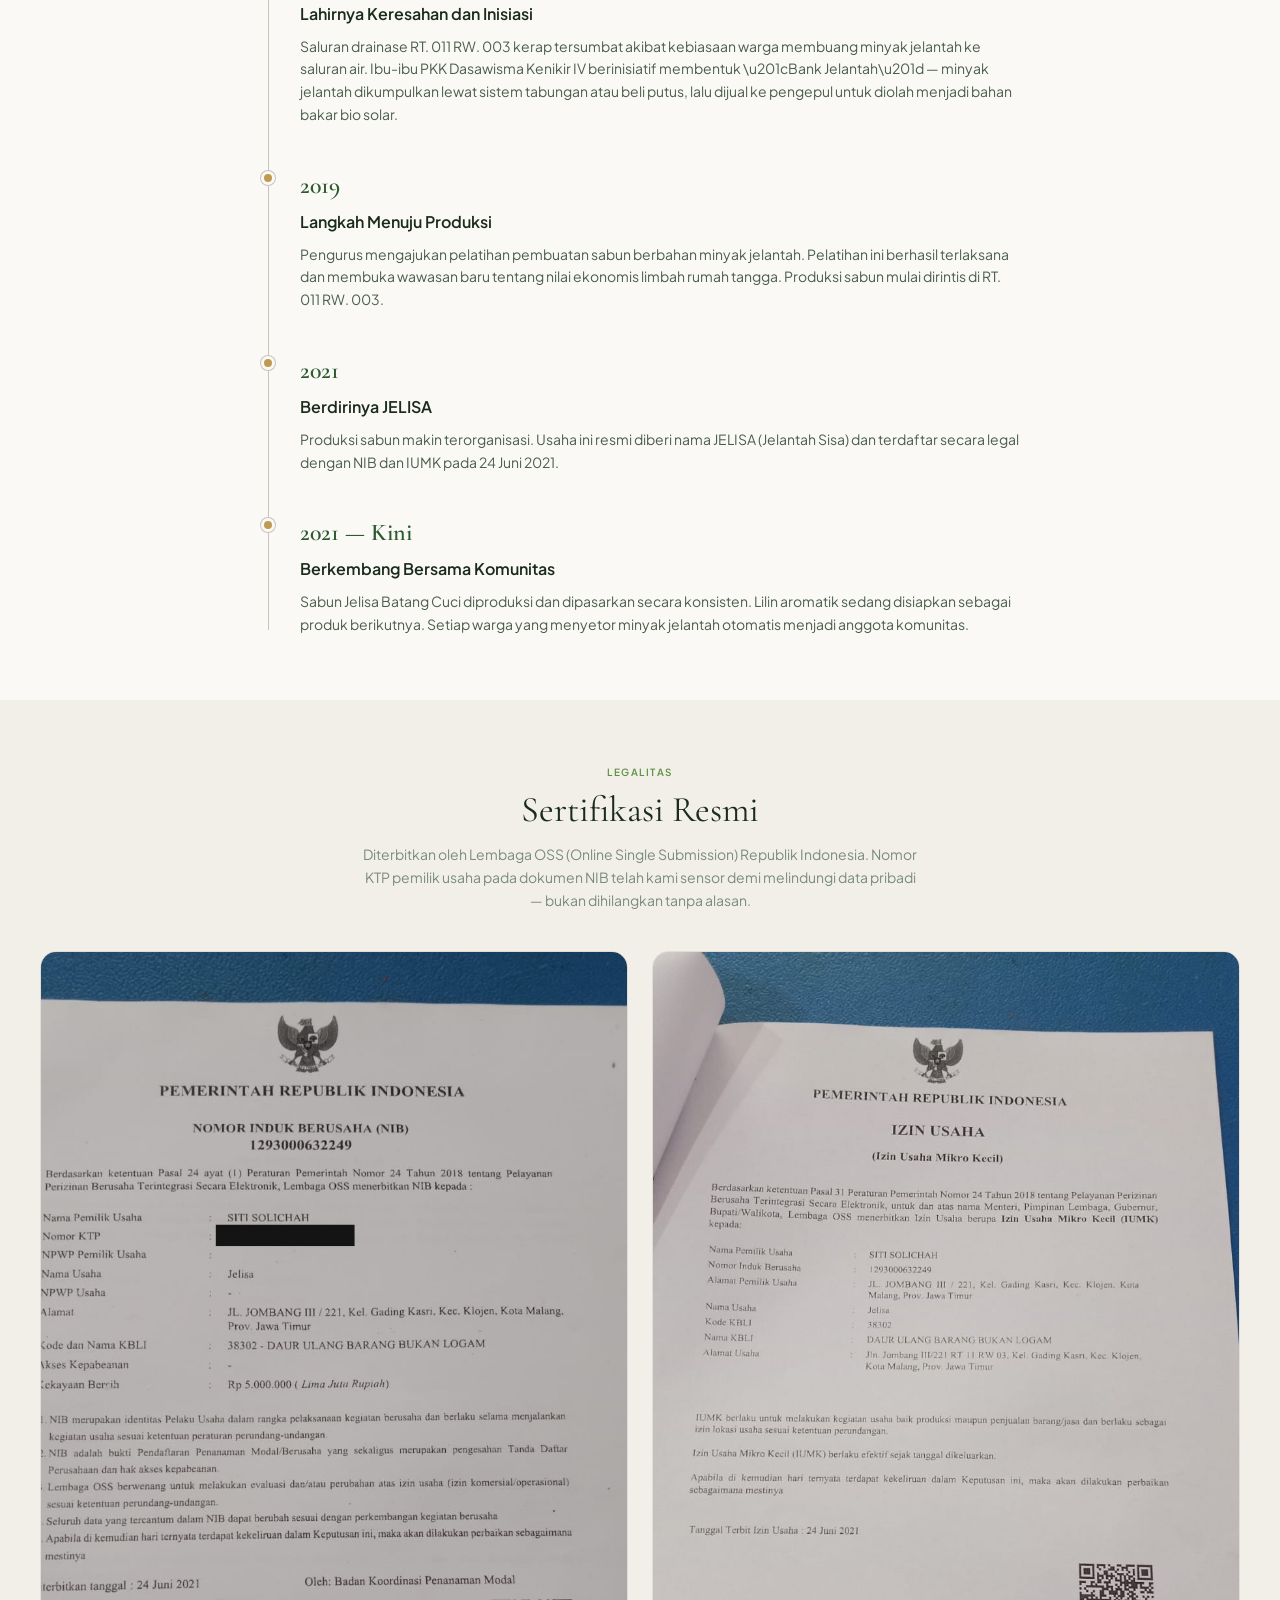
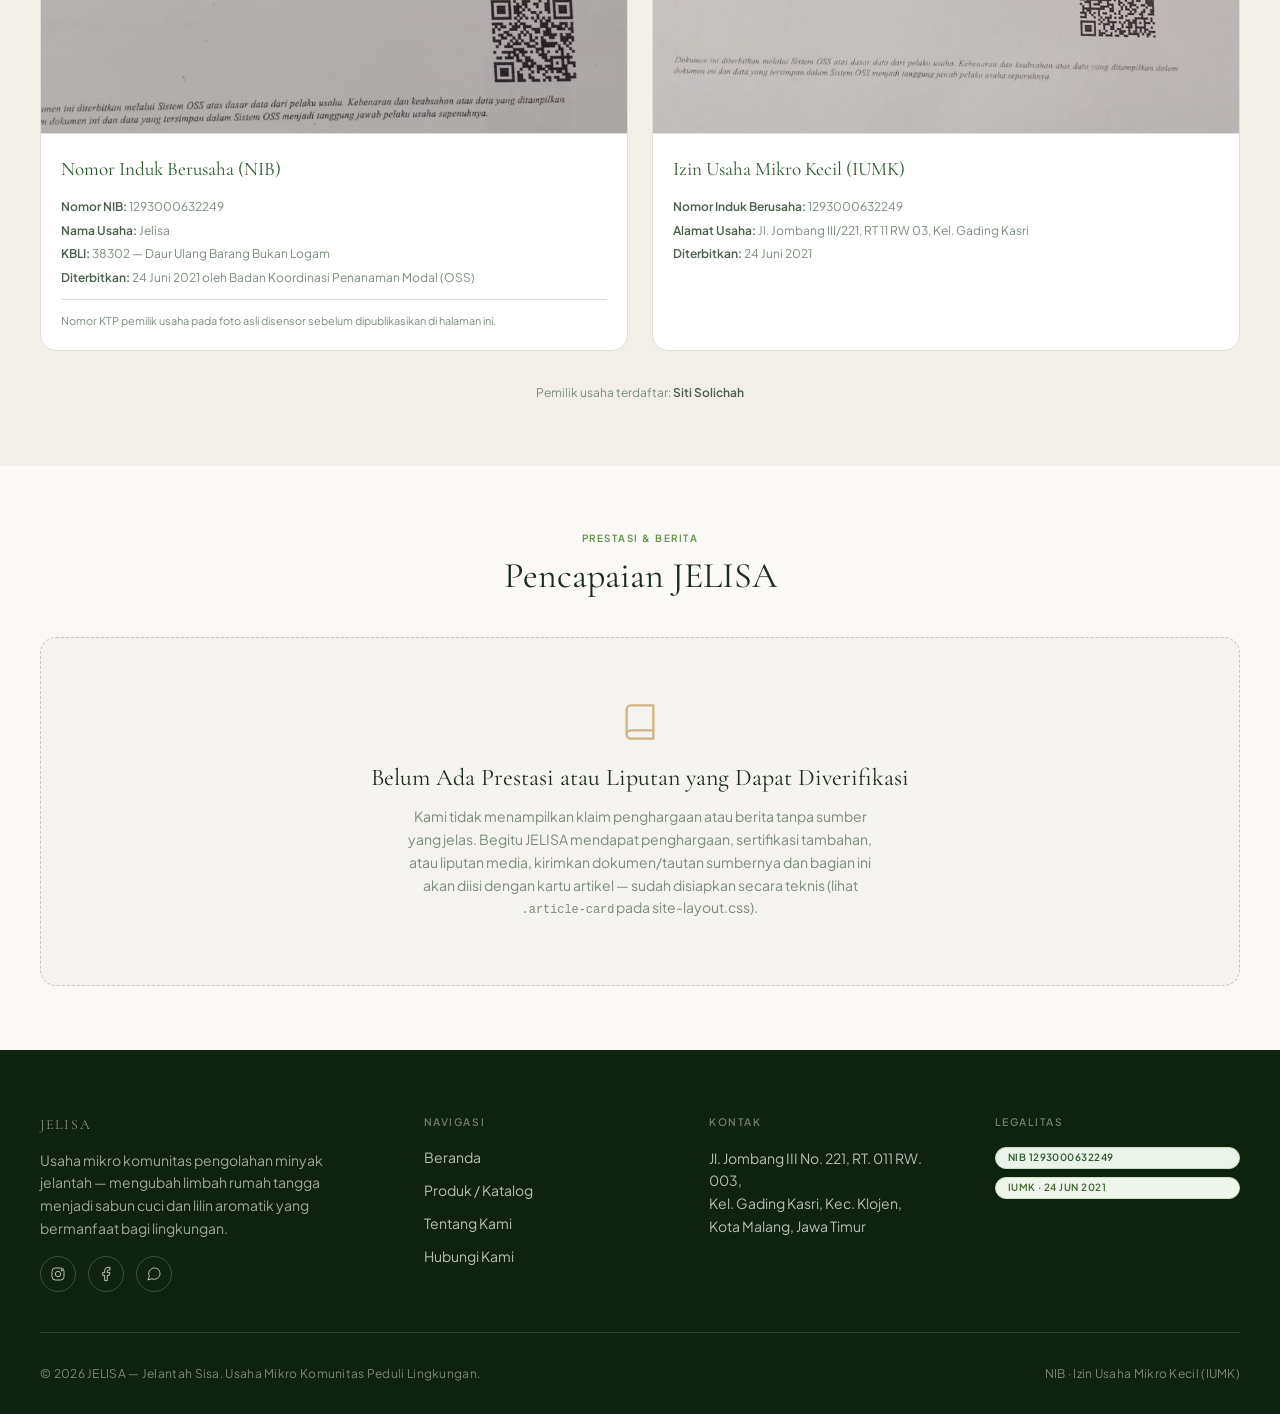
<file: tentang.html>
<!DOCTYPE html>
<html lang="id">
<head>
<meta charset="UTF-8">
<meta name="viewport" content="width=device-width, initial-scale=1.0">
<title>Tentang Kami — JELISA</title>
<meta name="description" content="Profil, visi misi, sejarah, dan sertifikasi resmi (NIB & IUMK) JELISA — usaha mikro komunitas pengolahan minyak jelantah di Gading Kasri, Kota Malang.">

<link rel="icon" type="image/png" href="images/logo/favicon-32.png">
<link rel="apple-touch-icon" href="images/logo/favicon-180.png">

<link rel="preconnect" href="https://fonts.googleapis.com">
<link rel="preconnect" href="https://fonts.gstatic.com" crossorigin>
<link href="https://fonts.googleapis.com/css2?family=Cormorant+Garamond:ital,wght@0,300;0,400;0,500;0,600;0,700;1,300;1,400;1,500;1,600&family=Plus+Jakarta+Sans:wght@300;400;500;600;700&display=swap" rel="stylesheet">

<link rel="stylesheet" href="css/jelisa-design-system.css">
<link rel="stylesheet" href="css/site-layout.css">
</head>
<body>
<nav class="jelisa-nav" id="mainNav" role="banner">
  <div class="container">
    <div class="jelisa-nav__inner">

      <a href="index.html" class="jelisa-nav__logo" aria-label="JELISA — Beranda">
        <img src="images/logo/jelisa-icon-nav.png" alt="" class="jelisa-nav__logo-icon">
        <span class="jelisa-nav__logo-name">JELISA</span>
      </a>

      <ul class="jelisa-nav__links" role="list">
        <li><a href="index.html" class="jelisa-nav__link">Beranda</a></li>
        <li><a href="katalog.html" class="jelisa-nav__link">Produk</a></li>
        <li><a href="tentang.html" class="jelisa-nav__link" aria-current="page">Tentang Kami</a></li>
        <li><a href="kontak.html" class="jelisa-nav__link">Kontak</a></li>
      </ul>

      <div class="jelisa-nav__actions">
        <a href="kontak.html" class="btn btn-primary btn-sm jelisa-nav__cta">Setor Jelantah</a>
        <button class="jelisa-nav__hamburger" id="navToggle" aria-expanded="false" aria-controls="mobileMenu" aria-label="Buka menu">
          <span class="jelisa-nav__hamburger-line"></span>
          <span class="jelisa-nav__hamburger-line"></span>
          <span class="jelisa-nav__hamburger-line"></span>
        </button>
      </div>
    </div>
  </div>
</nav>

<div class="jelisa-nav__mobile-menu" id="mobileMenu" role="navigation" aria-label="Menu mobile">
  <ul class="jelisa-nav__mobile-links" role="list">
    <li><a href="index.html">Beranda</a></li>
    <li><a href="katalog.html">Produk</a></li>
    <li><a href="tentang.html">Tentang Kami</a></li>
    <li><a href="kontak.html">Kontak</a></li>
  </ul>
  <div class="jelisa-nav__mobile-cta">
    <a href="kontak.html" class="btn btn-primary btn-block btn-pill">Setor Jelantah</a>
  </div>
</div>

<main class="site-main">

  <header class="page-header">
    <div class="container">
      <p class="page-header__eyebrow">Profil Usaha</p>
      <h1 class="page-header__title">Tentang JELISA</h1>
      <p class="page-header__desc">Usaha mikro komunitas pengolahan minyak jelantah di Kelurahan Gading Kasri, Kecamatan Klojen, Kota Malang.</p>
    </div>
  </header>

  <section class="section">
    <div class="container">
      <div class="section__header is-left" style="max-width:680px">
        <p class="section__eyebrow">Profil</p>
        <h2 class="section__title">Dari Keresahan Warga, Menjadi Usaha Komunitas</h2>
      </div>
      <div style="max-width:680px">
        <p style="font-size:var(--text-base);color:var(--color-text-secondary);line-height:var(--leading-relaxed);margin-block-end:var(--space-4)">JELISA (singkatan dari <em>Jelantah Sisa</em>) adalah usaha mikro berbasis komunitas yang bergerak di bidang pengelolaan dan pengolahan minyak jelantah. Beroperasi di bawah naungan warga RT. 011 RW. 003, Kelurahan Gading Kasri, Kecamatan Klojen, Kota Malang, JELISA lahir dari semangat gotong royong dan kepedulian nyata terhadap kondisi lingkungan sekitar.</p>
        <p style="font-size:var(--text-base);color:var(--color-text-secondary);line-height:var(--leading-relaxed)">Kami berkomitmen mengubah minyak jelantah — yang selama ini dianggap limbah berbahaya — menjadi produk yang bermanfaat dan bernilai ekonomi. Keanggotaan JELISA terbuka luas: siapa pun yang menyetorkan minyak jelantah secara otomatis menjadi bagian dari komunitas kami, tanpa biaya pendaftaran.</p>
      </div>
    </div>
  </section>

  <section class="section section--alt">
    <div class="container">
      <div class="about-grid">
        <div class="about-card">
          <p class="about-card__label">Visi</p>
          <p style="font-size:var(--text-sm);color:var(--color-text-secondary);line-height:var(--leading-relaxed)">Menjadi penggerak utama pengelolaan minyak jelantah yang berkelanjutan demi terwujudnya lingkungan yang bersih, sehat, dan lestari.</p>
        </div>
        <div class="about-card">
          <p class="about-card__label">Misi</p>
          <ol style="display:flex;flex-direction:column;gap:var(--space-4)">
            <li style="display:flex;gap:var(--space-3);font-size:var(--text-sm);color:var(--color-text-secondary);line-height:var(--leading-relaxed)"><span style="flex-shrink:0;width:26px;height:26px;border-radius:50%;background:var(--jelisa-primary-50);color:var(--jelisa-primary);font-family:var(--font-heading);font-weight:600;display:flex;align-items:center;justify-content:center;font-size:.85rem">1</span><span>Mengedukasi masyarakat tentang bahaya pembuangan minyak jelantah secara sembarangan.</span></li>
            <li style="display:flex;gap:var(--space-3);font-size:var(--text-sm);color:var(--color-text-secondary);line-height:var(--leading-relaxed)"><span style="flex-shrink:0;width:26px;height:26px;border-radius:50%;background:var(--jelisa-primary-50);color:var(--jelisa-primary);font-family:var(--font-heading);font-weight:600;display:flex;align-items:center;justify-content:center;font-size:.85rem">2</span><span>Menyediakan sistem pengumpulan minyak jelantah yang mudah diakses masyarakat.</span></li>
            <li style="display:flex;gap:var(--space-3);font-size:var(--text-sm);color:var(--color-text-secondary);line-height:var(--leading-relaxed)"><span style="flex-shrink:0;width:26px;height:26px;border-radius:50%;background:var(--jelisa-primary-50);color:var(--jelisa-primary);font-family:var(--font-heading);font-weight:600;display:flex;align-items:center;justify-content:center;font-size:.85rem">3</span><span>Mengolah minyak jelantah menjadi produk berkualitas yang bermanfaat bagi masyarakat.</span></li>
            <li style="display:flex;gap:var(--space-3);font-size:var(--text-sm);color:var(--color-text-secondary);line-height:var(--leading-relaxed)"><span style="flex-shrink:0;width:26px;height:26px;border-radius:50%;background:var(--jelisa-primary-50);color:var(--jelisa-primary);font-family:var(--font-heading);font-weight:600;display:flex;align-items:center;justify-content:center;font-size:.85rem">4</span><span>Memberdayakan warga setempat melalui kegiatan usaha bernilai ekonomis dan sosial.</span></li>
          </ol>
        </div>
      </div>
    </div>
  </section>

  <section class="section">
    <div class="container">
      <div class="section__header">
        <p class="section__eyebrow">Perjalanan Kami</p>
        <h2 class="section__title">Sejarah JELISA Dari Masa ke Masa</h2>
      </div>
      <div class="timeline">
      <div class="timeline__item">
        <span class="timeline__dot"></span>
        <p class="timeline__year">2018</p>
        <p class="timeline__title">Lahirnya Keresahan dan Inisiasi</p>
        <p class="timeline__text">Saluran drainase RT. 011 RW. 003 kerap tersumbat akibat kebiasaan warga membuang minyak jelantah ke saluran air. Ibu-ibu PKK Dasawisma Kenikir IV berinisiatif membentuk \u201cBank Jelantah\u201d — minyak jelantah dikumpulkan lewat sistem tabungan atau beli putus, lalu dijual ke pengepul untuk diolah menjadi bahan bakar bio solar.</p>
      </div>
      <div class="timeline__item">
        <span class="timeline__dot"></span>
        <p class="timeline__year">2019</p>
        <p class="timeline__title">Langkah Menuju Produksi</p>
        <p class="timeline__text">Pengurus mengajukan pelatihan pembuatan sabun berbahan minyak jelantah. Pelatihan ini berhasil terlaksana dan membuka wawasan baru tentang nilai ekonomis limbah rumah tangga. Produksi sabun mulai dirintis di RT. 011 RW. 003.</p>
      </div>
      <div class="timeline__item">
        <span class="timeline__dot"></span>
        <p class="timeline__year">2021</p>
        <p class="timeline__title">Berdirinya JELISA</p>
        <p class="timeline__text">Produksi sabun makin terorganisasi. Usaha ini resmi diberi nama JELISA (Jelantah Sisa) dan terdaftar secara legal dengan NIB dan IUMK pada 24 Juni 2021.</p>
      </div>
      <div class="timeline__item">
        <span class="timeline__dot"></span>
        <p class="timeline__year">2021 — Kini</p>
        <p class="timeline__title">Berkembang Bersama Komunitas</p>
        <p class="timeline__text">Sabun Jelisa Batang Cuci diproduksi dan dipasarkan secara konsisten. Lilin aromatik sedang disiapkan sebagai produk berikutnya. Setiap warga yang menyetor minyak jelantah otomatis menjadi anggota komunitas.</p>
      </div>
      </div>
    </div>
  </section>

  <section class="section section--alt">
    <div class="container">
      <div class="section__header">
        <p class="section__eyebrow">Legalitas</p>
        <h2 class="section__title">Sertifikasi Resmi</h2>
        <p class="section__desc" style="margin-inline:auto">Diterbitkan oleh Lembaga OSS (Online Single Submission) Republik Indonesia. Nomor KTP pemilik usaha pada dokumen NIB telah kami sensor demi melindungi data pribadi — bukan dihilangkan tanpa alasan.</p>
      </div>
      <div class="cert-grid">

        <div class="cert-card">
          <div class="cert-card__image-wrap">
            <img class="cert-card__image" src="images/sertifikat/Foto_8_redacted.jpeg" alt="Dokumen Nomor Induk Berusaha (NIB) JELISA, nomor KTP disensor" loading="lazy">
          </div>
          <div class="cert-card__body">
            <p class="cert-card__title">Nomor Induk Berusaha (NIB)</p>
            <div class="cert-card__meta">
              <span><strong>Nomor NIB:</strong> 1293000632249</span>
              <span><strong>Nama Usaha:</strong> Jelisa</span>
              <span><strong>KBLI:</strong> 38302 — Daur Ulang Barang Bukan Logam</span>
              <span><strong>Diterbitkan:</strong> 24 Juni 2021 oleh Badan Koordinasi Penanaman Modal (OSS)</span>
            </div>
            <p class="cert-card__note">Nomor KTP pemilik usaha pada foto asli disensor sebelum dipublikasikan di halaman ini.</p>
          </div>
        </div>

        <div class="cert-card">
          <div class="cert-card__image-wrap">
            <img class="cert-card__image" src="images/sertifikat/Foto_9.jpeg" alt="Dokumen Izin Usaha Mikro Kecil (IUMK) JELISA" loading="lazy">
          </div>
          <div class="cert-card__body">
            <p class="cert-card__title">Izin Usaha Mikro Kecil (IUMK)</p>
            <div class="cert-card__meta">
              <span><strong>Nomor Induk Berusaha:</strong> 1293000632249</span>
              <span><strong>Alamat Usaha:</strong> Jl. Jombang III/221, RT 11 RW 03, Kel. Gading Kasri</span>
              <span><strong>Diterbitkan:</strong> 24 Juni 2021</span>
            </div>
          </div>
        </div>

      </div>
      <p style="text-align:center;font-size:var(--text-xs);color:var(--color-text-muted);margin-block-start:var(--space-8)">Pemilik usaha terdaftar: <strong style="color:var(--color-text-secondary)">Siti Solichah</strong></p>
    </div>
  </section>

  <section class="section">
    <div class="container">
      <div class="section__header">
        <p class="section__eyebrow">Prestasi &amp; Berita</p>
        <h2 class="section__title">Pencapaian JELISA</h2>
      </div>
      <div class="placeholder-block">
        <svg class="placeholder-block__icon" viewBox="0 0 24 24" fill="none" stroke="currentColor" stroke-width="1.4" stroke-linecap="round" stroke-linejoin="round">
          <path d="M4 19.5A2.5 2.5 0 0 1 6.5 17H20"/>
          <path d="M6.5 2H20v20H6.5A2.5 2.5 0 0 1 4 19.5v-15A2.5 2.5 0 0 1 6.5 2z"/>
        </svg>
        <p class="placeholder-block__title">Belum Ada Prestasi atau Liputan yang Dapat Diverifikasi</p>
        <p class="placeholder-block__text">Kami tidak menampilkan klaim penghargaan atau berita tanpa sumber yang jelas. Begitu JELISA mendapat penghargaan, sertifikasi tambahan, atau liputan media, kirimkan dokumen/tautan sumbernya dan bagian ini akan diisi dengan kartu artikel — sudah disiapkan secara teknis (lihat <code style="font-size:.85em">.article-card</code> pada site-layout.css).</p>
      </div>
    </div>
  </section>

</main>

<footer class="site-footer" role="contentinfo">
  <div class="container">
    <div class="site-footer__grid">

      <div class="site-footer__brand">
        <p class="site-footer__logo">JELISA</p>
        <p>Usaha mikro komunitas pengolahan minyak jelantah — mengubah limbah rumah tangga menjadi sabun cuci dan lilin aromatik yang bermanfaat bagi lingkungan.</p>
        <!-- Placeholder akun media sosial: ganti href="#" dengan tautan resmi JELISA -->
        <div class="site-footer__social">
          <a href="#" aria-label="Instagram JELISA">
            <svg width="16" height="16" viewBox="0 0 24 24" fill="none" stroke="currentColor" stroke-width="1.5"><rect x="3" y="3" width="18" height="18" rx="5"/><circle cx="12" cy="12" r="4"/><circle cx="17.5" cy="6.5" r="1"/></svg>
          </a>
          <a href="#" aria-label="Facebook JELISA">
            <svg width="16" height="16" viewBox="0 0 24 24" fill="none" stroke="currentColor" stroke-width="1.5"><path d="M18 2h-3a5 5 0 0 0-5 5v3H7v4h3v8h4v-8h3l1-4h-4V7a1 1 0 0 1 1-1h3z"/></svg>
          </a>
          <a href="#" aria-label="WhatsApp JELISA">
            <svg width="16" height="16" viewBox="0 0 24 24" fill="none" stroke="currentColor" stroke-width="1.5"><path d="M21 11.5a8.38 8.38 0 0 1-.9 3.8 8.5 8.5 0 0 1-7.6 4.7 8.38 8.38 0 0 1-3.8-.9L3 21l1.9-5.7a8.38 8.38 0 0 1-.9-3.8 8.5 8.5 0 0 1 4.7-7.6 8.38 8.38 0 0 1 3.8-.9h.5a8.48 8.48 0 0 1 8 8v.5z"/></svg>
          </a>
        </div>
      </div>

      <div>
        <p class="site-footer__heading">Navigasi</p>
        <nav class="site-footer__links">
          <a href="index.html">Beranda</a>
          <a href="katalog.html">Produk / Katalog</a>
          <a href="tentang.html">Tentang Kami</a>
          <a href="kontak.html">Hubungi Kami</a>
        </nav>
      </div>

      <div>
        <p class="site-footer__heading">Kontak</p>
        <p class="site-footer__address">
          Jl. Jombang III No. 221, RT. 011 RW. 003,<br>
          Kel. Gading Kasri, Kec. Klojen,<br>
          Kota Malang, Jawa Timur
        </p>
      </div>

      <div>
        <p class="site-footer__heading">Legalitas</p>
        <div style="display:flex;flex-direction:column;gap:8px">
          <span class="badge badge-primary">NIB 1293000632249</span>
          <span class="badge badge-secondary">IUMK · 24 Jun 2021</span>
        </div>
      </div>

    </div>

    <div class="site-footer__bottom">
      <span>© 2026 JELISA — Jelantah Sisa. Usaha Mikro Komunitas Peduli Lingkungan.</span>
      <span>NIB · Izin Usaha Mikro Kecil (IUMK)</span>
    </div>
  </div>
</footer>

<script src="js/site-nav.js"></script>
<script src="js/site-whatsapp.js"></script>
</body>
</html>
</file>
<file: css/jelisa-design-system.css>
/* ============================================================
   JELISA DESIGN SYSTEM v1.0
   Style: Botanical Luxury
   Fonts: Cormorant Garamond + Plus Jakarta Sans
   Colors: Forest Green · Sage · Antique Gold
   ============================================================

   TABLE OF CONTENTS
   -----------------
   1.  Google Fonts Import
   2.  CSS Custom Properties (Design Tokens)
       2.1  Brand Colors (Primary, Secondary, Accent)
       2.2  Neutral Colors
       2.3  Semantic Colors
       2.4  Typography
       2.5  Spacing Scale
       2.6  Border Radius
       2.7  Box Shadows
       2.8  Transitions
       2.9  Layout
   3.  CSS Reset
   4.  Base Styles
   5.  Layout — Container
   6.  Component: Navigation (.jelisa-nav)
   7.  Component: Buttons (.btn)
   8.  Component: Badges (.badge)
   9.  Component: Product Card (.card-product)
   10. Signature Element: Botanical Divider (.botanical-divider)
   11. Utility Classes
   ============================================================ */


/* ============================================================
   1. GOOGLE FONTS IMPORT
   ============================================================ */
@import url('https://fonts.googleapis.com/css2?family=Cormorant+Garamond:ital,wght@0,300;0,400;0,500;0,600;0,700;1,300;1,400;1,500;1,600&family=Plus+Jakarta+Sans:wght@300;400;500;600;700&display=swap');


/* ============================================================
   2. CSS CUSTOM PROPERTIES (DESIGN TOKENS)
   ============================================================ */
:root {

  /* --------------------------------------------------
     2.1 BRAND COLORS
     -------------------------------------------------- */

  /* Primary — Forest Green (#2C5A2E) */
  --jelisa-primary-50:  #EAF2EA;
  --jelisa-primary-100: #C5DEC6;
  --jelisa-primary-200: #9DC89E;
  --jelisa-primary-300: #72AE74;
  --jelisa-primary-400: #4D9450;
  --jelisa-primary:     #2C5A2E;   /* ← BRAND PRIMARY */
  --jelisa-primary-600: #245126;
  --jelisa-primary-700: #1C431E;
  --jelisa-primary-800: #143415;
  --jelisa-primary-900: #0D2310;

  /* Secondary — Sage Green (#5C8F42) */
  --jelisa-secondary-50:  #EEF5EA;
  --jelisa-secondary-100: #CDE0C2;
  --jelisa-secondary-200: #ABCA97;
  --jelisa-secondary-300: #87B36A;
  --jelisa-secondary-400: #6DA050;
  --jelisa-secondary:     #5C8F42;  /* ← BRAND SECONDARY */
  --jelisa-secondary-600: #4E7B38;
  --jelisa-secondary-700: #40672E;
  --jelisa-secondary-800: #315123;
  --jelisa-secondary-900: #233C18;

  /* Accent — Antique Gold (#BF9B52) */
  --jelisa-accent-50:  #FAF4E6;
  --jelisa-accent-100: #F0DEB5;
  --jelisa-accent-200: #E5C880;
  --jelisa-accent-300: #D6B05A;
  --jelisa-accent-400: #CA9E44;
  --jelisa-accent:     #BF9B52;    /* ← BRAND ACCENT */
  --jelisa-accent-600: #A68540;
  --jelisa-accent-700: #8C6F32;
  --jelisa-accent-800: #725923;
  --jelisa-accent-900: #574315;

  /* --------------------------------------------------
     2.2 NEUTRAL COLORS
     -------------------------------------------------- */
  --jelisa-neutral-50:  #FAFAF8;
  --jelisa-neutral-100: #F5F3EF;
  --jelisa-neutral-200: #EAE6DE;
  --jelisa-neutral-300: #D4CEC3;
  --jelisa-neutral-400: #B0A998;
  --jelisa-neutral-500: #8C846F;
  --jelisa-neutral-600: #625E50;
  --jelisa-neutral-700: #3D3B31;
  --jelisa-neutral-800: #262520;
  --jelisa-neutral-900: #14130F;

  /* --------------------------------------------------
     2.3 SEMANTIC COLORS
     -------------------------------------------------- */
  --color-bg:             #FAF9F6;  /* Page background (warm cream) */
  --color-bg-alt:         #F2EFE9;  /* Alternate section background */
  --color-surface:        #FFFFFF;  /* Card / component surface */
  --color-surface-alt:    #F5F3EF;  /* Subtle surface variant */
  --color-border:         #E0DDD5;  /* Default border */
  --color-border-strong:  #C8C4BA;  /* Stronger border */
  --color-text-primary:   #1A2B1B;  /* Main text (near-black green) */
  --color-text-secondary: #4B5E4C;  /* Secondary text */
  --color-text-muted:     #7A8C7B;  /* Muted / placeholder text */
  --color-text-inverse:   #FFFFFF;  /* Text on dark backgrounds */
  --color-error:          #B91C1C;
  --color-success:        #166534;

  /* --------------------------------------------------
     2.4 TYPOGRAPHY
     -------------------------------------------------- */
  --font-heading: 'Cormorant Garamond', 'Georgia', serif;
  --font-body:    'Plus Jakarta Sans', system-ui, -apple-system, sans-serif;
  --font-mono:    'JetBrains Mono', 'Courier New', monospace;

  /* Type Scale */
  --text-xs:   0.75rem;    /*  12px */
  --text-sm:   0.875rem;   /*  14px */
  --text-base: 1rem;       /*  16px */
  --text-lg:   1.125rem;   /*  18px */
  --text-xl:   1.25rem;    /*  20px */
  --text-2xl:  1.5rem;     /*  24px */
  --text-3xl:  1.875rem;   /*  30px */
  --text-4xl:  2.25rem;    /*  36px */
  --text-5xl:  3rem;       /*  48px */
  --text-6xl:  3.75rem;    /*  60px */
  --text-7xl:  4.5rem;     /*  72px */

  /* Font Weights */
  --font-light:    300;
  --font-regular:  400;
  --font-medium:   500;
  --font-semibold: 600;
  --font-bold:     700;

  /* Line Heights */
  --leading-tight:   1.2;
  --leading-snug:    1.375;
  --leading-normal:  1.5;
  --leading-relaxed: 1.625;
  --leading-loose:   2;

  /* Letter Spacing */
  --tracking-tight:   -0.025em;
  --tracking-normal:   0em;
  --tracking-wide:     0.025em;
  --tracking-wider:    0.05em;
  --tracking-widest:   0.15em;

  /* --------------------------------------------------
     2.5 SPACING SCALE  (base unit: 4px)
     -------------------------------------------------- */
  --space-0:  0;
  --space-1:  0.25rem;   /*  4px */
  --space-2:  0.5rem;    /*  8px */
  --space-3:  0.75rem;   /* 12px */
  --space-4:  1rem;      /* 16px */
  --space-5:  1.25rem;   /* 20px */
  --space-6:  1.5rem;    /* 24px */
  --space-8:  2rem;      /* 32px */
  --space-10: 2.5rem;    /* 40px */
  --space-12: 3rem;      /* 48px */
  --space-16: 4rem;      /* 64px */
  --space-20: 5rem;      /* 80px */
  --space-24: 6rem;      /* 96px */
  --space-32: 8rem;      /* 128px */

  /* --------------------------------------------------
     2.6 BORDER RADIUS
     -------------------------------------------------- */
  --radius-none: 0;
  --radius-sm:   0.125rem;  /*  2px */
  --radius-base: 0.25rem;   /*  4px */
  --radius-md:   0.375rem;  /*  6px */
  --radius-lg:   0.5rem;    /*  8px */
  --radius-xl:   0.75rem;   /* 12px */
  --radius-2xl:  1rem;      /* 16px */
  --radius-3xl:  1.5rem;    /* 24px */
  --radius-full: 9999px;

  /* --------------------------------------------------
     2.7 BOX SHADOWS
     -------------------------------------------------- */
  --shadow-xs:     0 1px 2px rgba(26, 43, 27, 0.05);
  --shadow-sm:     0 2px 6px rgba(26, 43, 27, 0.08), 0 1px 2px rgba(26, 43, 27, 0.04);
  --shadow-base:   0 4px 12px rgba(26, 43, 27, 0.10), 0 2px 4px rgba(26, 43, 27, 0.06);
  --shadow-md:     0 8px 24px rgba(26, 43, 27, 0.12), 0 4px 8px rgba(26, 43, 27, 0.06);
  --shadow-lg:     0 16px 40px rgba(26, 43, 27, 0.14), 0 8px 16px rgba(26, 43, 27, 0.08);
  --shadow-xl:     0 24px 64px rgba(26, 43, 27, 0.16), 0 12px 24px rgba(26, 43, 27, 0.08);
  --shadow-accent: 0 4px 20px rgba(191, 155, 82, 0.30);
  --shadow-inset:  inset 0 2px 4px rgba(26, 43, 27, 0.06);

  /* --------------------------------------------------
     2.8 TRANSITIONS
     -------------------------------------------------- */
  --ease:          cubic-bezier(0.4, 0, 0.2, 1);
  --ease-out:      cubic-bezier(0.0, 0, 0.2, 1);
  --ease-spring:   cubic-bezier(0.34, 1.56, 0.64, 1);
  --transition-fast:   120ms cubic-bezier(0.4, 0, 0.2, 1);
  --transition-base:   220ms cubic-bezier(0.4, 0, 0.2, 1);
  --transition-slow:   380ms cubic-bezier(0.4, 0, 0.2, 1);
  --transition-spring: 420ms cubic-bezier(0.34, 1.56, 0.64, 1);

  /* --------------------------------------------------
     2.9 LAYOUT
     -------------------------------------------------- */
  --container-max:         1280px;
  --container-content:     720px;
  --nav-height:            72px;
  --nav-height-mobile:     60px;
  --section-y:             5rem;    /* vertical section padding desktop */
  --section-y-mobile:      3rem;    /* vertical section padding mobile */
}


/* ============================================================
   3. CSS RESET
   ============================================================ */
*, *::before, *::after {
  box-sizing: border-box;
  margin: 0;
  padding: 0;
}

html {
  font-size: 16px;
  scroll-behavior: smooth;
  -webkit-text-size-adjust: 100%;
}

body {
  font-family: var(--font-body);
  font-size: var(--text-base);
  font-weight: var(--font-regular);
  color: var(--color-text-primary);
  background-color: var(--color-bg);
  line-height: var(--leading-normal);
  -webkit-font-smoothing: antialiased;
  -moz-osx-font-smoothing: grayscale;
}

img, video, svg { display: block; max-width: 100%; }
a               { color: inherit; text-decoration: none; }
button          { cursor: pointer; font-family: inherit; border: none; background: none; padding: 0; }
ul, ol          { list-style: none; }
input, textarea, select { font-family: inherit; font-size: inherit; }

@media (prefers-reduced-motion: reduce) {
  *, *::before, *::after {
    transition-duration: 0.01ms !important;
    animation-duration: 0.01ms !important;
  }
  html { scroll-behavior: auto; }
}


/* ============================================================
   4. BASE STYLES
   ============================================================ */
h1, h2, h3, h4, h5, h6 {
  font-family: var(--font-heading);
  font-weight: var(--font-regular);
  line-height: var(--leading-tight);
  color: var(--color-text-primary);
}

p { line-height: var(--leading-relaxed); }
strong { font-weight: var(--font-semibold); }
em     { font-style: italic; }

:focus-visible {
  outline: 2px solid var(--jelisa-accent);
  outline-offset: 2px;
  border-radius: var(--radius-sm);
}


/* ============================================================
   5. LAYOUT — CONTAINER
   ============================================================ */
.container {
  width: 100%;
  max-width: var(--container-max);
  margin-inline: auto;
  padding-inline: var(--space-5);
}

@media (min-width: 640px)  { .container { padding-inline: var(--space-6); } }
@media (min-width: 1024px) { .container { padding-inline: var(--space-10); } }


/* ============================================================
   6. COMPONENT: NAVIGATION
   ============================================================ */
.jelisa-nav {
  position: fixed;
  inset-block-start: 0;
  inset-inline: 0;
  height: var(--nav-height-mobile);
  background: rgba(250, 249, 246, 0.95);
  backdrop-filter: blur(16px);
  -webkit-backdrop-filter: blur(16px);
  border-bottom: 1px solid var(--color-border);
  z-index: 200;
  transition: box-shadow var(--transition-base);
}

.jelisa-nav.is-scrolled { box-shadow: var(--shadow-sm); }

@media (min-width: 768px) { .jelisa-nav { height: var(--nav-height); } }

.jelisa-nav__inner {
  display: flex;
  align-items: center;
  justify-content: space-between;
  height: 100%;
  gap: var(--space-6);
}

/* Logo */
.jelisa-nav__logo {
  display: flex;
  align-items: center;
  gap: var(--space-2);
  flex-shrink: 0;
}

.jelisa-nav__logo-icon { width: 28px; height: 28px; }

.jelisa-nav__logo-name {
  font-family: var(--font-heading);
  font-size: 1.55rem;
  font-weight: var(--font-semibold);
  letter-spacing: 0.12em;
  color: var(--jelisa-primary);
  line-height: 1;
  user-select: none;
}

/* Desktop links */
.jelisa-nav__links {
  display: none;
  align-items: center;
  gap: var(--space-8);
  flex: 1;
  justify-content: center;
}

@media (min-width: 768px) { .jelisa-nav__links { display: flex; } }

.jelisa-nav__link {
  font-size: var(--text-sm);
  font-weight: var(--font-medium);
  color: var(--color-text-secondary);
  letter-spacing: var(--tracking-wide);
  position: relative;
  padding-block-end: 2px;
  transition: color var(--transition-base);
}

.jelisa-nav__link::after {
  content: '';
  position: absolute;
  inset-block-end: 0;
  inset-inline: 0;
  height: 1px;
  background: var(--jelisa-accent);
  transform: scaleX(0);
  transform-origin: left;
  transition: transform var(--transition-base);
}

.jelisa-nav__link:hover { color: var(--jelisa-primary); }

.jelisa-nav__link:hover::after,
.jelisa-nav__link[aria-current="page"]::after { transform: scaleX(1); }

.jelisa-nav__link[aria-current="page"] {
  color: var(--jelisa-primary);
  font-weight: var(--font-semibold);
}

/* Actions area */
.jelisa-nav__actions {
  display: flex;
  align-items: center;
  gap: var(--space-2);
  flex-shrink: 0;
}

.jelisa-nav__cta { display: none; }

@media (min-width: 768px) { .jelisa-nav__cta { display: inline-flex; } }

/* Icon button */
.jelisa-nav__icon-btn {
  display: flex;
  align-items: center;
  justify-content: center;
  width: 38px;
  height: 38px;
  border-radius: var(--radius-full);
  color: var(--color-text-secondary);
  transition: all var(--transition-base);
}

.jelisa-nav__icon-btn:hover {
  color: var(--jelisa-primary);
  background: var(--jelisa-primary-50);
}

/* Hamburger toggle */
.jelisa-nav__hamburger {
  display: flex;
  flex-direction: column;
  justify-content: center;
  gap: 5px;
  width: 38px;
  height: 38px;
  padding: var(--space-2);
  border-radius: var(--radius-md);
  transition: background var(--transition-fast);
}

.jelisa-nav__hamburger:hover { background: var(--jelisa-primary-50); }

@media (min-width: 768px) { .jelisa-nav__hamburger { display: none; } }

.jelisa-nav__hamburger-line {
  display: block;
  height: 1.5px;
  background: var(--jelisa-primary);
  border-radius: 2px;
  transition: all var(--transition-base);
}

.jelisa-nav__hamburger[aria-expanded="true"] .jelisa-nav__hamburger-line:nth-child(1) {
  transform: translateY(6.5px) rotate(45deg);
}
.jelisa-nav__hamburger[aria-expanded="true"] .jelisa-nav__hamburger-line:nth-child(2) {
  opacity: 0;
  transform: scaleX(0);
}
.jelisa-nav__hamburger[aria-expanded="true"] .jelisa-nav__hamburger-line:nth-child(3) {
  transform: translateY(-6.5px) rotate(-45deg);
}

/* Mobile drawer */
.jelisa-nav__mobile-menu {
  position: fixed;
  inset-block-start: var(--nav-height-mobile);
  inset-inline: 0;
  background: var(--color-surface);
  border-bottom: 1px solid var(--color-border);
  padding: var(--space-3) var(--space-5) var(--space-6);
  box-shadow: var(--shadow-md);
  z-index: 199;
  transform: translateY(-8px);
  opacity: 0;
  visibility: hidden;
  pointer-events: none;
  transition: transform var(--transition-base),
              opacity var(--transition-base),
              visibility 0s linear var(--transition-base);
}

.jelisa-nav__mobile-menu.is-open {
  transform: translateY(0);
  opacity: 1;
  visibility: visible;
  pointer-events: all;
  transition: transform var(--transition-base), opacity var(--transition-base), visibility 0s;
}

@media (min-width: 768px) { .jelisa-nav__mobile-menu { display: none; } }

.jelisa-nav__mobile-links { display: flex; flex-direction: column; }

.jelisa-nav__mobile-links a {
  display: block;
  padding-block: var(--space-4);
  font-size: var(--text-base);
  font-weight: var(--font-medium);
  color: var(--color-text-secondary);
  border-bottom: 1px solid var(--color-border);
  transition: color var(--transition-fast), padding-left var(--transition-fast);
}

.jelisa-nav__mobile-links li:last-child a { border-bottom: none; }

.jelisa-nav__mobile-links a:hover {
  color: var(--jelisa-primary);
  padding-left: var(--space-2);
}

.jelisa-nav__mobile-cta { margin-block-start: var(--space-5); }


/* ============================================================
   7. COMPONENT: BUTTONS
   ============================================================ */
.btn {
  display: inline-flex;
  align-items: center;
  justify-content: center;
  gap: var(--space-2);
  font-family: var(--font-body);
  font-size: 0.72rem;
  font-weight: var(--font-semibold);
  letter-spacing: var(--tracking-widest);
  text-transform: uppercase;
  white-space: nowrap;
  cursor: pointer;
  text-decoration: none;
  border: 1.5px solid transparent;
  border-radius: var(--radius-base);
  padding: var(--space-3) var(--space-6);
  line-height: 1;
  transition:
    background-color var(--transition-base),
    color            var(--transition-base),
    border-color     var(--transition-base),
    box-shadow       var(--transition-base),
    transform        var(--transition-base);
}

.btn:focus-visible {
  outline: 2px solid var(--jelisa-accent);
  outline-offset: 2px;
}

.btn:active { transform: translateY(0) !important; box-shadow: none !important; }

/* — Primary */
.btn-primary {
  background: var(--jelisa-primary);
  color: var(--color-text-inverse);
  border-color: var(--jelisa-primary);
}
.btn-primary:hover {
  background: var(--jelisa-primary-700);
  border-color: var(--jelisa-primary-700);
  box-shadow: var(--shadow-base);
  transform: translateY(-1px);
}

/* — Secondary */
.btn-secondary {
  background: transparent;
  color: var(--jelisa-primary);
  border-color: var(--jelisa-primary);
}
.btn-secondary:hover {
  background: var(--jelisa-primary-50);
  transform: translateY(-1px);
}

/* — Accent (Gold) */
.btn-accent {
  background: var(--jelisa-accent);
  color: var(--color-text-inverse);
  border-color: var(--jelisa-accent);
}
.btn-accent:hover {
  background: var(--jelisa-accent-600);
  border-color: var(--jelisa-accent-600);
  box-shadow: var(--shadow-accent);
  transform: translateY(-1px);
}

/* — Accent Outline */
.btn-accent-outline {
  background: transparent;
  color: var(--jelisa-accent-700);
  border-color: var(--jelisa-accent);
}
.btn-accent-outline:hover {
  background: var(--jelisa-accent-50);
  transform: translateY(-1px);
}

/* — Ghost */
.btn-ghost {
  background: transparent;
  color: var(--color-text-secondary);
  border-color: var(--color-border-strong);
}
.btn-ghost:hover {
  color: var(--jelisa-primary);
  border-color: var(--jelisa-primary-200);
  background: var(--jelisa-primary-50);
}

/* — White Outline (use on dark backgrounds) */
.btn-white-outline {
  background: transparent;
  color: var(--color-text-inverse);
  border-color: rgba(255, 255, 255, 0.45);
}
.btn-white-outline:hover {
  background: rgba(255, 255, 255, 0.12);
  border-color: rgba(255, 255, 255, 0.65);
}

/* Sizes */
.btn-sm { font-size: 0.62rem; padding: var(--space-2) var(--space-4); letter-spacing: 0.1em; }
.btn-lg { font-size: 0.78rem; padding: var(--space-4) var(--space-10); }

/* Modifiers */
.btn-pill  { border-radius: var(--radius-full); }
.btn-block { width: 100%; }
.btn-icon  { padding: var(--space-2); border-radius: var(--radius-full); }


/* ============================================================
   8. COMPONENT: BADGES
   ============================================================ */
.badge {
  display: inline-flex;
  align-items: center;
  gap: var(--space-1);
  font-family: var(--font-body);
  font-size: 0.62rem;
  font-weight: var(--font-semibold);
  letter-spacing: var(--tracking-wider);
  text-transform: uppercase;
  padding: 3px var(--space-3);
  border-radius: var(--radius-full);
  border: 1px solid transparent;
  line-height: 1.4;
}

.badge-primary   { background: var(--jelisa-primary-50);   color: var(--jelisa-primary);       border-color: var(--jelisa-primary-100); }
.badge-secondary { background: var(--jelisa-secondary-50); color: var(--jelisa-secondary-700);  border-color: var(--jelisa-secondary-100); }
.badge-accent    { background: var(--jelisa-accent-50);    color: var(--jelisa-accent-700);     border-color: var(--jelisa-accent-100); }
.badge-sale      { background: #FFF0F0; color: var(--color-error); border-color: #FECACA; }


/* ============================================================
   9. COMPONENT: PRODUCT CARD
   ============================================================ */
.card-product {
  background: var(--color-surface);
  border: 1px solid var(--color-border);
  border-radius: var(--radius-2xl);
  overflow: hidden;
  position: relative;
  transition: all var(--transition-slow);
}

.card-product:hover {
  box-shadow: var(--shadow-md);
  transform: translateY(-4px);
  border-color: transparent;
}

/* Image area */
.card-product__image-wrap {
  position: relative;
  aspect-ratio: 4 / 3;
  overflow: hidden;
  background: var(--jelisa-primary-50);
}

.card-product__image {
  width: 100%;
  height: 100%;
  object-fit: cover;
  transition: transform var(--transition-slow);
}

.card-product:hover .card-product__image { transform: scale(1.05); }

/* Overlay badge */
.card-product__badge {
  position: absolute;
  top: var(--space-3);
  left: var(--space-3);
  background: var(--jelisa-accent);
  color: #fff;
  font-size: 0.58rem;
  font-weight: var(--font-semibold);
  letter-spacing: var(--tracking-wider);
  text-transform: uppercase;
  padding: 3px var(--space-3);
  border-radius: var(--radius-full);
  z-index: 1;
}

.card-product__badge--new        { background: var(--jelisa-secondary); }
.card-product__badge--sale        { background: var(--color-error); }
.card-product__badge--bestseller  { background: var(--jelisa-accent-700); }

/* Wishlist button */
.card-product__wishlist {
  position: absolute;
  top: var(--space-3);
  right: var(--space-3);
  width: 36px;
  height: 36px;
  display: flex;
  align-items: center;
  justify-content: center;
  background: rgba(255, 255, 255, 0.92);
  border: 1px solid var(--color-border);
  border-radius: var(--radius-full);
  cursor: pointer;
  z-index: 1;
  opacity: 0;
  transform: scale(0.85);
  transition: all var(--transition-base);
  color: var(--color-text-muted);
}

.card-product:hover .card-product__wishlist { opacity: 1; transform: scale(1); }
.card-product__wishlist:hover { border-color: var(--jelisa-accent); color: var(--color-error); box-shadow: var(--shadow-sm); }
.card-product__wishlist.is-active { opacity: 1; transform: scale(1); color: var(--color-error); border-color: #FECACA; }
.card-product__wishlist.is-active svg { fill: var(--color-error); }

/* Card body */
.card-product__body { padding: var(--space-5); }

.card-product__category {
  font-size: 0.62rem;
  font-weight: var(--font-semibold);
  letter-spacing: var(--tracking-widest);
  text-transform: uppercase;
  color: var(--jelisa-secondary);
  margin-block-end: var(--space-2);
}

.card-product__name {
  font-family: var(--font-heading);
  font-size: 1.35rem;
  font-weight: var(--font-semibold);
  color: var(--color-text-primary);
  line-height: var(--leading-snug);
  margin-block-end: var(--space-2);
}

.card-product__desc {
  font-size: var(--text-sm);
  color: var(--color-text-muted);
  line-height: var(--leading-relaxed);
  margin-block-end: var(--space-4);
  display: -webkit-box;
  -webkit-line-clamp: 2;
  -webkit-box-orient: vertical;
  overflow: hidden;
}

/* Rating */
.card-product__rating { display: flex; align-items: center; gap: var(--space-2); margin-block-end: var(--space-4); }
.card-product__stars  { display: flex; gap: 2px; }
.card-product__stars svg { width: 13px; height: 13px; }
.card-product__rating-count { font-size: var(--text-xs); color: var(--color-text-muted); }

.card-product__divider { height: 1px; background: var(--color-border); margin-block-end: var(--space-4); }

.card-product__footer {
  display: flex;
  align-items: center;
  justify-content: space-between;
  gap: var(--space-2);
}

.card-product__price { display: flex; flex-direction: column; gap: 2px; }

.card-product__price-current {
  font-family: var(--font-heading);
  font-size: 1.35rem;
  font-weight: var(--font-semibold);
  color: var(--jelisa-accent-700);
  line-height: 1;
}

.card-product__price-original {
  font-size: var(--text-xs);
  color: var(--color-text-muted);
  text-decoration: line-through;
}


/* ============================================================
   10. SIGNATURE ELEMENT: BOTANICAL DIVIDER
   A thin gold fade-line with a centered leaf motif.
   Usage: <div class="botanical-divider">
            <div class="botanical-divider__line"></div>
            <span class="botanical-divider__icon"><!-- SVG --></span>
            <div class="botanical-divider__line"></div>
          </div>
   ============================================================ */
.botanical-divider {
  display: flex;
  align-items: center;
  gap: var(--space-5);
  padding-block: var(--space-2);
}

.botanical-divider__line {
  flex: 1;
  height: 1px;
  background: linear-gradient(90deg, transparent 0%, var(--jelisa-accent-300) 50%, transparent 100%);
}

.botanical-divider__line:first-child {
  background: linear-gradient(90deg, transparent 0%, var(--jelisa-accent-300) 100%);
}

.botanical-divider__line:last-child {
  background: linear-gradient(90deg, var(--jelisa-accent-300) 0%, transparent 100%);
}

.botanical-divider__icon {
  flex-shrink: 0;
  color: var(--jelisa-accent);
  opacity: 0.85;
  display: flex;
  align-items: center;
}


/* ============================================================
   11. UTILITY CLASSES
   ============================================================ */

/* Typography */
.font-heading   { font-family: var(--font-heading); }
.font-body      { font-family: var(--font-body); }

.text-xs    { font-size: var(--text-xs); }
.text-sm    { font-size: var(--text-sm); }
.text-base  { font-size: var(--text-base); }
.text-lg    { font-size: var(--text-lg); }
.text-xl    { font-size: var(--text-xl); }
.text-2xl   { font-size: var(--text-2xl); }
.text-3xl   { font-size: var(--text-3xl); }
.text-4xl   { font-size: var(--text-4xl); }
.text-5xl   { font-size: var(--text-5xl); }

.font-light    { font-weight: var(--font-light); }
.font-regular  { font-weight: var(--font-regular); }
.font-medium   { font-weight: var(--font-medium); }
.font-semibold { font-weight: var(--font-semibold); }
.font-bold     { font-weight: var(--font-bold); }

.text-primary-color   { color: var(--color-text-primary); }
.text-secondary-color { color: var(--color-text-secondary); }
.text-muted           { color: var(--color-text-muted); }
.text-inverse         { color: var(--color-text-inverse); }
.text-green           { color: var(--jelisa-primary); }
.text-gold            { color: var(--jelisa-accent); }

.tracking-wide    { letter-spacing: var(--tracking-wide); }
.tracking-wider   { letter-spacing: var(--tracking-wider); }
.tracking-widest  { letter-spacing: var(--tracking-widest); }
.uppercase        { text-transform: uppercase; }
.italic           { font-style: italic; }
.leading-tight    { line-height: var(--leading-tight); }
.leading-relaxed  { line-height: var(--leading-relaxed); }

/* Display */
.hidden           { display: none; }
.flex             { display: flex; }
.grid             { display: grid; }
.items-center     { align-items: center; }
.justify-center   { justify-content: center; }
.justify-between  { justify-content: space-between; }
.gap-2  { gap: var(--space-2); }
.gap-3  { gap: var(--space-3); }
.gap-4  { gap: var(--space-4); }
.gap-6  { gap: var(--space-6); }
.w-full { width: 100%; }

/* Spacing */
.mt-4 { margin-block-start: var(--space-4); }
.mt-6 { margin-block-start: var(--space-6); }
.mt-8 { margin-block-start: var(--space-8); }
.mb-4 { margin-block-end: var(--space-4); }
.mb-6 { margin-block-end: var(--space-6); }
.mb-8 { margin-block-end: var(--space-8); }
.p-4  { padding: var(--space-4); }
.p-6  { padding: var(--space-6); }

/* Surfaces */
.surface   { background: var(--color-surface); }
.surface-alt { background: var(--color-surface-alt); }
.bg-primary { background: var(--jelisa-primary); }
.bg-accent  { background: var(--jelisa-accent); }
.rounded-xl { border-radius: var(--radius-xl); }
.rounded-2xl { border-radius: var(--radius-2xl); }
.border     { border: 1px solid var(--color-border); }
.shadow-sm  { box-shadow: var(--shadow-sm); }
.shadow-md  { box-shadow: var(--shadow-md); }
</file>
<file: css/site-layout.css>
/* ============================================================
   JELISA — SITE LAYOUT
   Lapisan tambahan DI ATAS jelisa-design-system.css.
   File ini TIDAK mengubah token/komponen brand — hanya menambah
   struktur halaman: hero, page-header, section utilities,
   placeholder block, dan footer.

   TABLE OF CONTENTS
   1. Page shell (.site-main)
   2. Hero (dipakai di Beranda)
   3. Page header (dipakai di halaman selain Beranda)
   4. Section utilities (dipakai berulang di semua halaman)
   5. Placeholder block (penanda area konten yang belum diisi)
   6. Footer
   ============================================================ */

/* --------------------------------------------------
   1. PAGE SHELL
   -------------------------------------------------- */
.site-main {
  padding-block-start: var(--nav-height-mobile);
  min-height: 50vh;
}
@media (min-width: 768px) {
  .site-main { padding-block-start: var(--nav-height); }
}

/* --------------------------------------------------
   2. HERO — Beranda
   -------------------------------------------------- */
.hero {
  background: var(--jelisa-primary);
  padding: var(--space-20) var(--space-5);
  text-align: center;
  position: relative;
  overflow: hidden;
  min-height: 480px;
  display: flex;
  align-items: center;
  justify-content: center;
}
@media (min-width: 768px) {
  .hero { padding: var(--space-32) var(--space-8); min-height: 580px; }
}

.hero__bg { position: absolute; inset: 0; opacity: 0.06; pointer-events: none; }
.hero__content { position: relative; z-index: 1; max-width: 680px; margin-inline: auto; }

.hero__eyebrow {
  font-size: 0.65rem;
  font-weight: var(--font-semibold);
  letter-spacing: var(--tracking-widest);
  text-transform: uppercase;
  color: var(--jelisa-accent-300);
  margin-block-end: var(--space-5);
}

.hero__title {
  font-family: var(--font-heading);
  font-size: clamp(2.4rem, 7vw, 4.6rem);
  font-weight: var(--font-light);
  color: #fff;
  line-height: 1.1;
  letter-spacing: 0.03em;
  margin-block-end: var(--space-5);
}
.hero__title em { font-style: italic; font-weight: 300; color: var(--jelisa-accent-200); }

.hero__sub {
  font-size: var(--text-sm);
  color: rgba(255, 255, 255, 0.7);
  line-height: var(--leading-relaxed);
  margin-block-end: var(--space-8);
  max-width: 480px;
  margin-inline: auto;
}

.hero__actions { display: flex; gap: var(--space-3); justify-content: center; flex-wrap: wrap; }

/* --------------------------------------------------
   3. PAGE HEADER — halaman selain Beranda
   -------------------------------------------------- */
.page-header {
  padding: calc(var(--nav-height-mobile) + var(--space-16)) var(--space-5) var(--space-12);
  text-align: center;
  background: var(--color-bg-alt);
  border-bottom: 1px solid var(--color-border);
}
@media (min-width: 768px) {
  .page-header { padding-block-start: calc(var(--nav-height) + var(--space-16)); }
}

.page-header__eyebrow {
  font-size: 0.65rem;
  font-weight: var(--font-semibold);
  letter-spacing: var(--tracking-widest);
  text-transform: uppercase;
  color: var(--jelisa-secondary);
  margin-block-end: var(--space-3);
}

.page-header__title {
  font-family: var(--font-heading);
  font-size: var(--text-5xl);
  font-weight: var(--font-regular);
  color: var(--color-text-primary);
  margin-block-end: var(--space-3);
}

.page-header__desc {
  font-size: var(--text-sm);
  color: var(--color-text-muted);
  max-width: 560px;
  margin-inline: auto;
  line-height: var(--leading-relaxed);
}

/* --------------------------------------------------
   4. SECTION UTILITIES — dipakai di semua halaman
   -------------------------------------------------- */
.section { padding-block: var(--space-16); }
.section--alt { background: var(--color-bg-alt); }

.section__eyebrow {
  font-size: 0.62rem;
  font-weight: var(--font-semibold);
  letter-spacing: var(--tracking-widest);
  text-transform: uppercase;
  color: var(--jelisa-secondary);
  margin-block-end: var(--space-2);
}

.section__title {
  font-family: var(--font-heading);
  font-size: var(--text-4xl);
  font-weight: var(--font-regular);
  color: var(--color-text-primary);
  line-height: var(--leading-tight);
  margin-block-end: var(--space-3);
}

.section__desc {
  font-size: var(--text-sm);
  color: var(--color-text-muted);
  max-width: 560px;
  line-height: var(--leading-relaxed);
}

.section__header { margin-block-end: var(--space-10); text-align: center; margin-inline: auto; }
.section__header.is-left { text-align: left; margin-inline: 0; }

/* Grid kartu produk — dipakai di Beranda (teaser) & Produk (katalog penuh) */
.cards-grid {
  display: grid;
  grid-template-columns: 1fr;
  gap: var(--space-6);
}
@media (min-width: 480px) { .cards-grid { grid-template-columns: repeat(2, 1fr); } }
@media (min-width: 900px) { .cards-grid--3 { grid-template-columns: repeat(3, 1fr); } }

/* --------------------------------------------------
   FILTER KATEGORI — katalog produk
   Hanya ditampilkan oleh JS saat jumlah produk > 8.
   -------------------------------------------------- */
.filter-bar { display: flex; flex-wrap: wrap; gap: var(--space-2); justify-content: center; margin-block-end: var(--space-10); }
.filter-pill {
  font-size: var(--text-xs); font-weight: var(--font-medium);
  padding: var(--space-2) var(--space-5); border-radius: var(--radius-full);
  border: 1px solid var(--color-border-strong); background: var(--color-surface);
  color: var(--color-text-secondary); cursor: pointer; transition: all var(--transition-fast);
}
.filter-pill:hover { border-color: var(--jelisa-primary-200); color: var(--jelisa-primary); }
.filter-pill.is-active { background: var(--jelisa-primary); color: #fff; border-color: var(--jelisa-primary); }

/* --------------------------------------------------
   GALERI FOTO MULTI-GAMBAR DI DALAM KARTU PRODUK
   -------------------------------------------------- */
.card-product__gallery-dots {
  position: absolute; inset-block-end: var(--space-3); inset-inline: 0;
  display: flex; gap: 6px; justify-content: center; z-index: 1;
}
.gallery-dot {
  width: 7px; height: 7px; border-radius: 50%;
  background: rgba(255,255,255,.55); border: 1px solid rgba(0,0,0,.15);
  cursor: pointer; padding: 0; transition: background var(--transition-fast);
}
.gallery-dot.is-active { background: var(--jelisa-accent); }

/* --------------------------------------------------
   FOOTER KARTU KATALOG — harga di atas, 2 tombol aksi di bawah
   -------------------------------------------------- */
.card-product__footer--stack { flex-direction: column; align-items: stretch; gap: var(--space-3); }
.card-product__actions { display: flex; gap: var(--space-2); }
.card-product__actions .btn { flex: 1; }
.card-product__actions .btn[disabled] { opacity: .45; cursor: not-allowed; pointer-events: none; }

/* --------------------------------------------------
   TIMELINE — sejarah usaha
   -------------------------------------------------- */
.timeline { position: relative; max-width: 760px; margin-inline: auto; }
.timeline::before {
  content: ''; position: absolute; inset-inline-start: 8px; inset-block: 6px;
  width: 1px; background: var(--color-border-strong);
}
.timeline__item { position: relative; padding-inline-start: var(--space-10); padding-block-end: var(--space-10); }
.timeline__item:last-child { padding-block-end: 0; }
.timeline__dot {
  position: absolute; inset-inline-start: 1px; inset-block-start: 5px;
  width: 14px; height: 14px; border-radius: 50%;
  background: var(--jelisa-accent); border: 3px solid var(--color-bg);
  box-shadow: 0 0 0 1px var(--color-border-strong);
}
.timeline__year {
  font-family: var(--font-heading); font-size: 1.5rem; font-weight: 600;
  color: var(--jelisa-primary); margin-block-end: var(--space-1);
}
.timeline__title { font-weight: var(--font-semibold); color: var(--color-text-primary); margin-block-end: var(--space-2); }
.timeline__text { font-size: var(--text-sm); color: var(--color-text-secondary); line-height: var(--leading-relaxed); }

/* --------------------------------------------------
   GALERI SERTIFIKASI — kartu dokumen legalitas
   -------------------------------------------------- */
.cert-grid { display: grid; grid-template-columns: 1fr; gap: var(--space-6); }
@media (min-width: 640px) { .cert-grid { grid-template-columns: repeat(2, 1fr); } }
.cert-card { background: var(--color-surface); border: 1px solid var(--color-border); border-radius: var(--radius-2xl); overflow: hidden; transition: box-shadow var(--transition-base); }
.cert-card:hover { box-shadow: var(--shadow-md); }
.cert-card__image-wrap { aspect-ratio: 3/4; overflow: hidden; background: var(--color-bg-alt); border-bottom: 1px solid var(--color-border); }
.cert-card__image { width: 100%; height: 100%; object-fit: cover; object-position: top; }
.cert-card__body { padding: var(--space-5); }
.cert-card__title { font-family: var(--font-heading); font-size: 1.2rem; color: var(--jelisa-primary); margin-block-end: var(--space-3); }
.cert-card__meta { display: flex; flex-direction: column; gap: var(--space-1); font-size: var(--text-xs); color: var(--color-text-muted); line-height: var(--leading-relaxed); }
.cert-card__meta strong { color: var(--color-text-secondary); font-weight: var(--font-semibold); }
.cert-card__note { margin-block-start: var(--space-3); padding-block-start: var(--space-3); border-top: 1px solid var(--color-border); font-size: 0.68rem; color: var(--color-text-muted); }

/* --------------------------------------------------
   KARTU ARTIKEL — prestasi / berita (untuk konten masa depan)
   -------------------------------------------------- */
.article-grid { display: grid; grid-template-columns: 1fr; gap: var(--space-6); }
@media (min-width: 640px) { .article-grid { grid-template-columns: repeat(3, 1fr); } }
.article-card { background: var(--color-surface); border: 1px solid var(--color-border); border-radius: var(--radius-xl); padding: var(--space-5); }
.article-card__date { font-size: var(--text-xs); color: var(--jelisa-secondary); font-weight: var(--font-semibold); margin-block-end: var(--space-2); }
.article-card__title { font-family: var(--font-heading); font-size: 1.15rem; margin-block-end: var(--space-2); }
.article-card__desc { font-size: var(--text-sm); color: var(--color-text-muted); line-height: var(--leading-relaxed); }

/* --------------------------------------------------
   FLOATING BUTTON WHATSAPP
   Disuntikkan lewat site-whatsapp.js, bukan ditulis manual
   di setiap halaman. Edit nomor/pesan di file JS tersebut.

   Catatan animasi: dipakai efek "ripple" (lingkaran membesar
   lalu hilang), BUKAN kedip on/off murni — kedip cepat berisiko
   memicu reaksi pada pengunjung dengan sensitivitas cahaya.
   Tetap terasa "hidup/menarik perhatian" tanpa risiko itu.
   Animasi ini otomatis dimatikan pada prefers-reduced-motion
   lewat aturan global di jelisa-design-system.css.
   -------------------------------------------------- */
.wa-float {
  position: fixed;
  inset-block-end: var(--space-6);
  inset-inline-end: var(--space-6);
  width: 58px; height: 58px;
  border-radius: 50%;
  background: #25D366; /* hijau resmi WhatsApp — sengaja keluar dari palet brand JELISA demi keterkenalan ikon ini */
  color: #fff;
  display: flex; align-items: center; justify-content: center;
  box-shadow: 0 6px 20px rgba(0,0,0,.25);
  z-index: 300;
  opacity: 0; transform: translateY(16px) scale(.85);
  pointer-events: none;
  transition: opacity var(--transition-base), transform var(--transition-base), background var(--transition-fast);
}
.wa-float.is-visible { opacity: 1; transform: translateY(0) scale(1); pointer-events: all; }
.wa-float:hover { background: #1EBE57; }
.wa-float:focus-visible { outline: 2px solid #fff; outline-offset: 3px; }

.wa-float__icon { width: 28px; height: 28px; position: relative; z-index: 2; }

.wa-float__pulse {
  position: absolute; inset: 0; border-radius: 50%;
  background: #25D366; opacity: .55; z-index: 1;
  animation: wa-pulse 2.2s ease-out infinite;
}
@keyframes wa-pulse {
  0%   { transform: scale(1);   opacity: .55; }
  100% { transform: scale(1.9); opacity: 0; }
}

@media (max-width: 480px) {
  .wa-float { width: 50px; height: 50px; inset-block-end: var(--space-5); inset-inline-end: var(--space-5); }
  .wa-float__icon { width: 24px; height: 24px; }
}

/* Grid 2 kolom untuk pasangan kartu (Visi/Misi, dsb.) */
.about-grid { display: grid; grid-template-columns: 1fr; gap: var(--space-6); }
@media (min-width: 768px) { .about-grid { grid-template-columns: 1fr 1.3fr; } }
.about-card { background: var(--color-surface); border: 1px solid var(--color-border); border-radius: var(--radius-2xl); padding: var(--space-8); }
.about-card__label { font-family: var(--font-heading); font-size: 1.4rem; color: var(--jelisa-primary); margin-block-end: var(--space-4); }

/* --------------------------------------------------
   5. PLACEHOLDER BLOCK
   Penanda jujur untuk area yang BELUM diisi konten asli.
   Jangan dipakai untuk menyembunyikan data — hapus blok ini
   begitu konten sebenarnya tersedia.
   -------------------------------------------------- */
.placeholder-block {
  border: 1.5px dashed var(--color-border-strong);
  border-radius: var(--radius-2xl);
  padding: var(--space-16) var(--space-8);
  text-align: center;
  background: var(--color-surface-alt);
}

.placeholder-block__icon {
  width: 40px;
  height: 40px;
  margin-inline: auto;
  margin-block-end: var(--space-4);
  color: var(--jelisa-accent);
  opacity: 0.7;
}

.placeholder-block__title {
  font-family: var(--font-heading);
  font-size: var(--text-2xl);
  color: var(--color-text-primary);
  margin-block-end: var(--space-2);
}

.placeholder-block__text {
  font-size: var(--text-sm);
  color: var(--color-text-muted);
  max-width: 480px;
  margin-inline: auto;
  line-height: var(--leading-relaxed);
}

/* --------------------------------------------------
   6. FOOTER
   -------------------------------------------------- */
.site-footer {
  background: var(--jelisa-primary-900);
  color: rgba(255, 255, 255, 0.55);
  padding-block: var(--space-16) var(--space-8);
}

.site-footer__grid {
  display: grid;
  grid-template-columns: 1fr;
  gap: var(--space-10);
  padding-block-end: var(--space-10);
  border-bottom: 1px solid rgba(255, 255, 255, 0.12);
}
@media (min-width: 768px) {
  .site-footer__grid { grid-template-columns: 1.4fr 1fr 1fr 1fr; }
}

.site-footer__logo {
  font-family: var(--font-heading);
  font-size: 1.8rem;
  font-weight: var(--font-light);
  letter-spacing: 0.14em;
  color: var(--jelisa-accent-300);
  margin-block-end: var(--space-3);
}

.site-footer__brand p {
  font-size: var(--text-sm);
  color: rgba(255, 255, 255, 0.6);
  max-width: 320px;
  line-height: var(--leading-relaxed);
}

.site-footer__heading {
  font-size: 0.65rem;
  font-weight: var(--font-semibold);
  letter-spacing: var(--tracking-widest);
  text-transform: uppercase;
  color: rgba(255, 255, 255, 0.4);
  margin-block-end: var(--space-4);
}

.site-footer__links { display: flex; flex-direction: column; gap: var(--space-3); }
.site-footer__links a { font-size: var(--text-sm); color: rgba(255, 255, 255, 0.7); transition: color var(--transition-fast); }
.site-footer__links a:hover { color: #fff; }

.site-footer__address { font-size: var(--text-sm); color: rgba(255, 255, 255, 0.7); line-height: var(--leading-relaxed); }

.site-footer__social { display: flex; gap: var(--space-3); margin-block-start: var(--space-4); }
.site-footer__social a {
  width: 36px; height: 36px;
  border-radius: var(--radius-full);
  border: 1px solid rgba(255, 255, 255, 0.2);
  display: flex; align-items: center; justify-content: center;
  color: rgba(255, 255, 255, 0.7);
  transition: all var(--transition-fast);
}
.site-footer__social a:hover { background: rgba(255, 255, 255, 0.1); color: #fff; border-color: rgba(255, 255, 255, 0.4); }

.site-footer__bottom {
  display: flex;
  flex-direction: column;
  gap: var(--space-2);
  align-items: center;
  text-align: center;
  padding-block-start: var(--space-8);
  font-size: var(--text-xs);
  letter-spacing: var(--tracking-wide);
  color: rgba(255, 255, 255, 0.45);
}
@media (min-width: 640px) {
  .site-footer__bottom { flex-direction: row; justify-content: space-between; text-align: left; }
}

/* --------------------------------------------------
   LOGO ASLI DI NAVBAR
   Ikon asli (jelisa-icon-nav.png) rasionya lebih lebar
   dari kotak 28x28 placeholder lama — pakai tinggi tetap,
   lebar menyesuaikan otomatis agar tidak gepeng.
   -------------------------------------------------- */
.jelisa-nav__logo-icon {
  width: auto;
  height: 28px;
  display: block;
}
</file>
